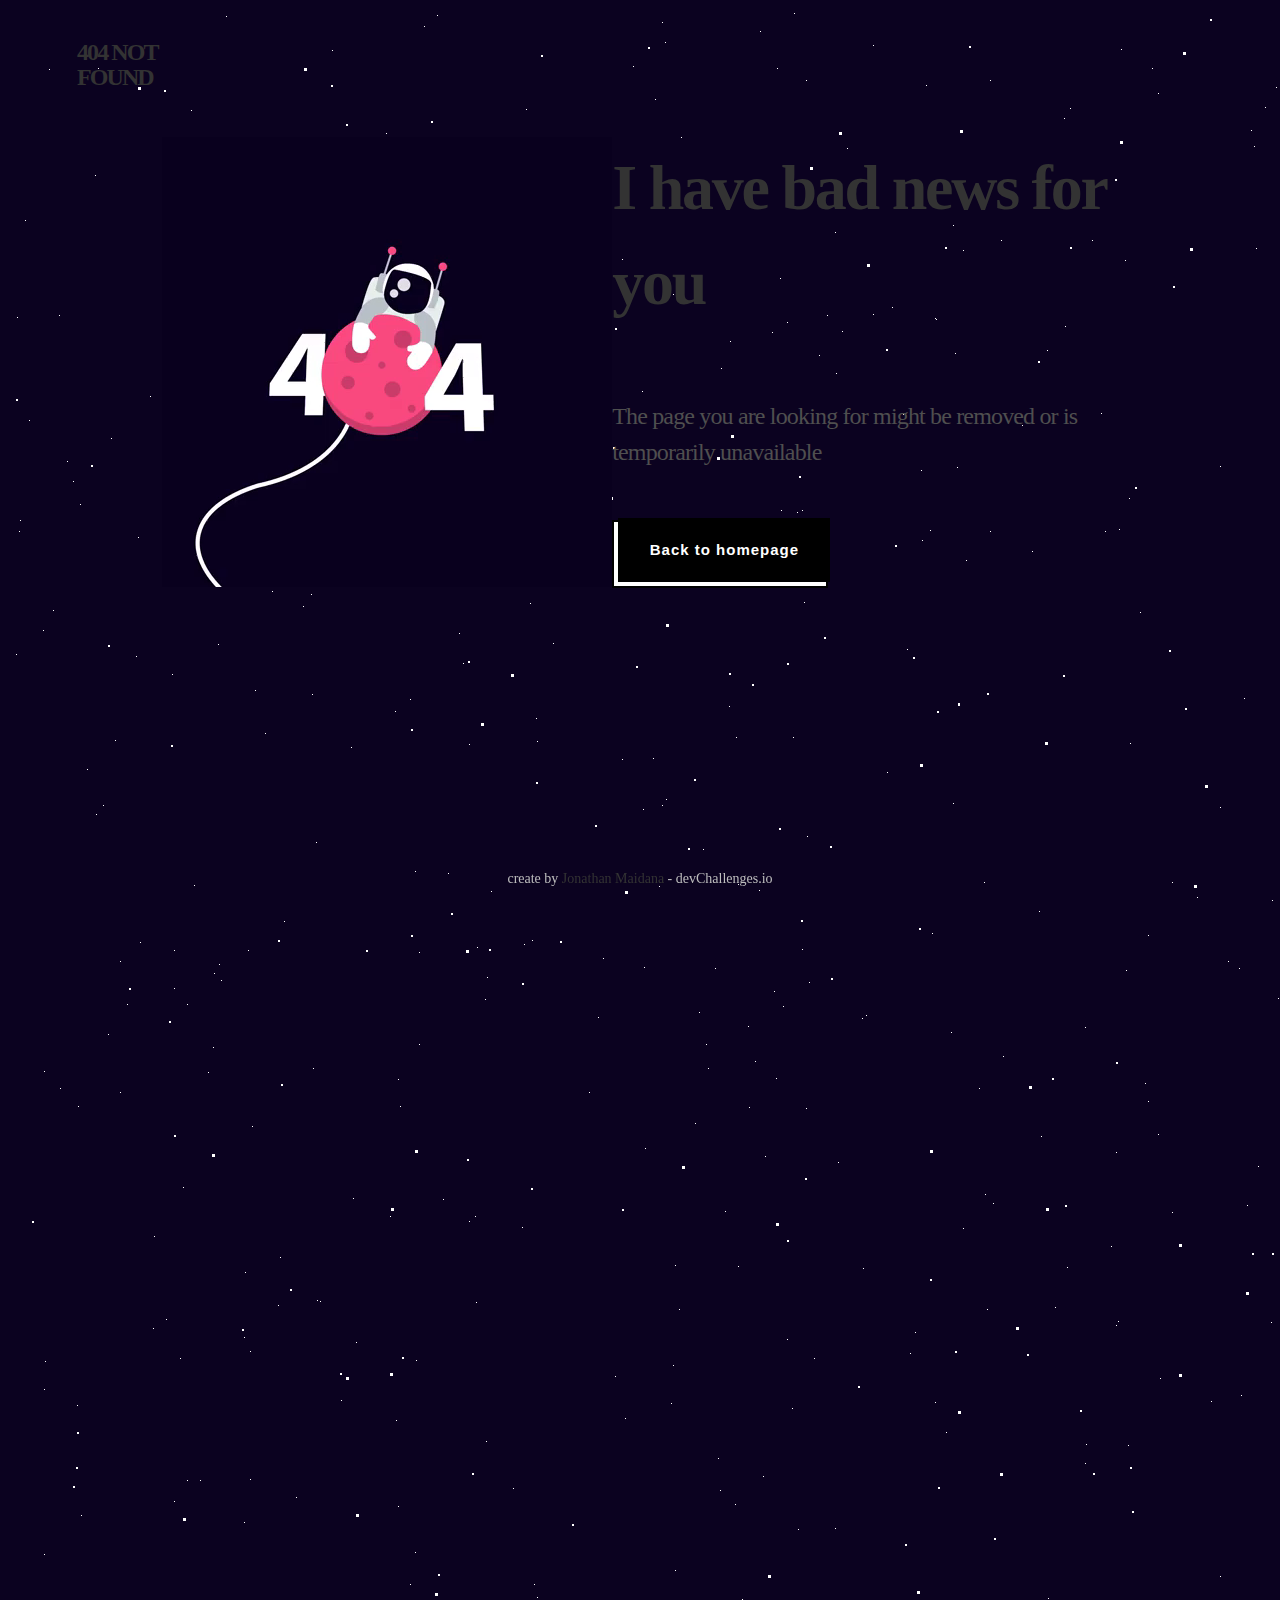
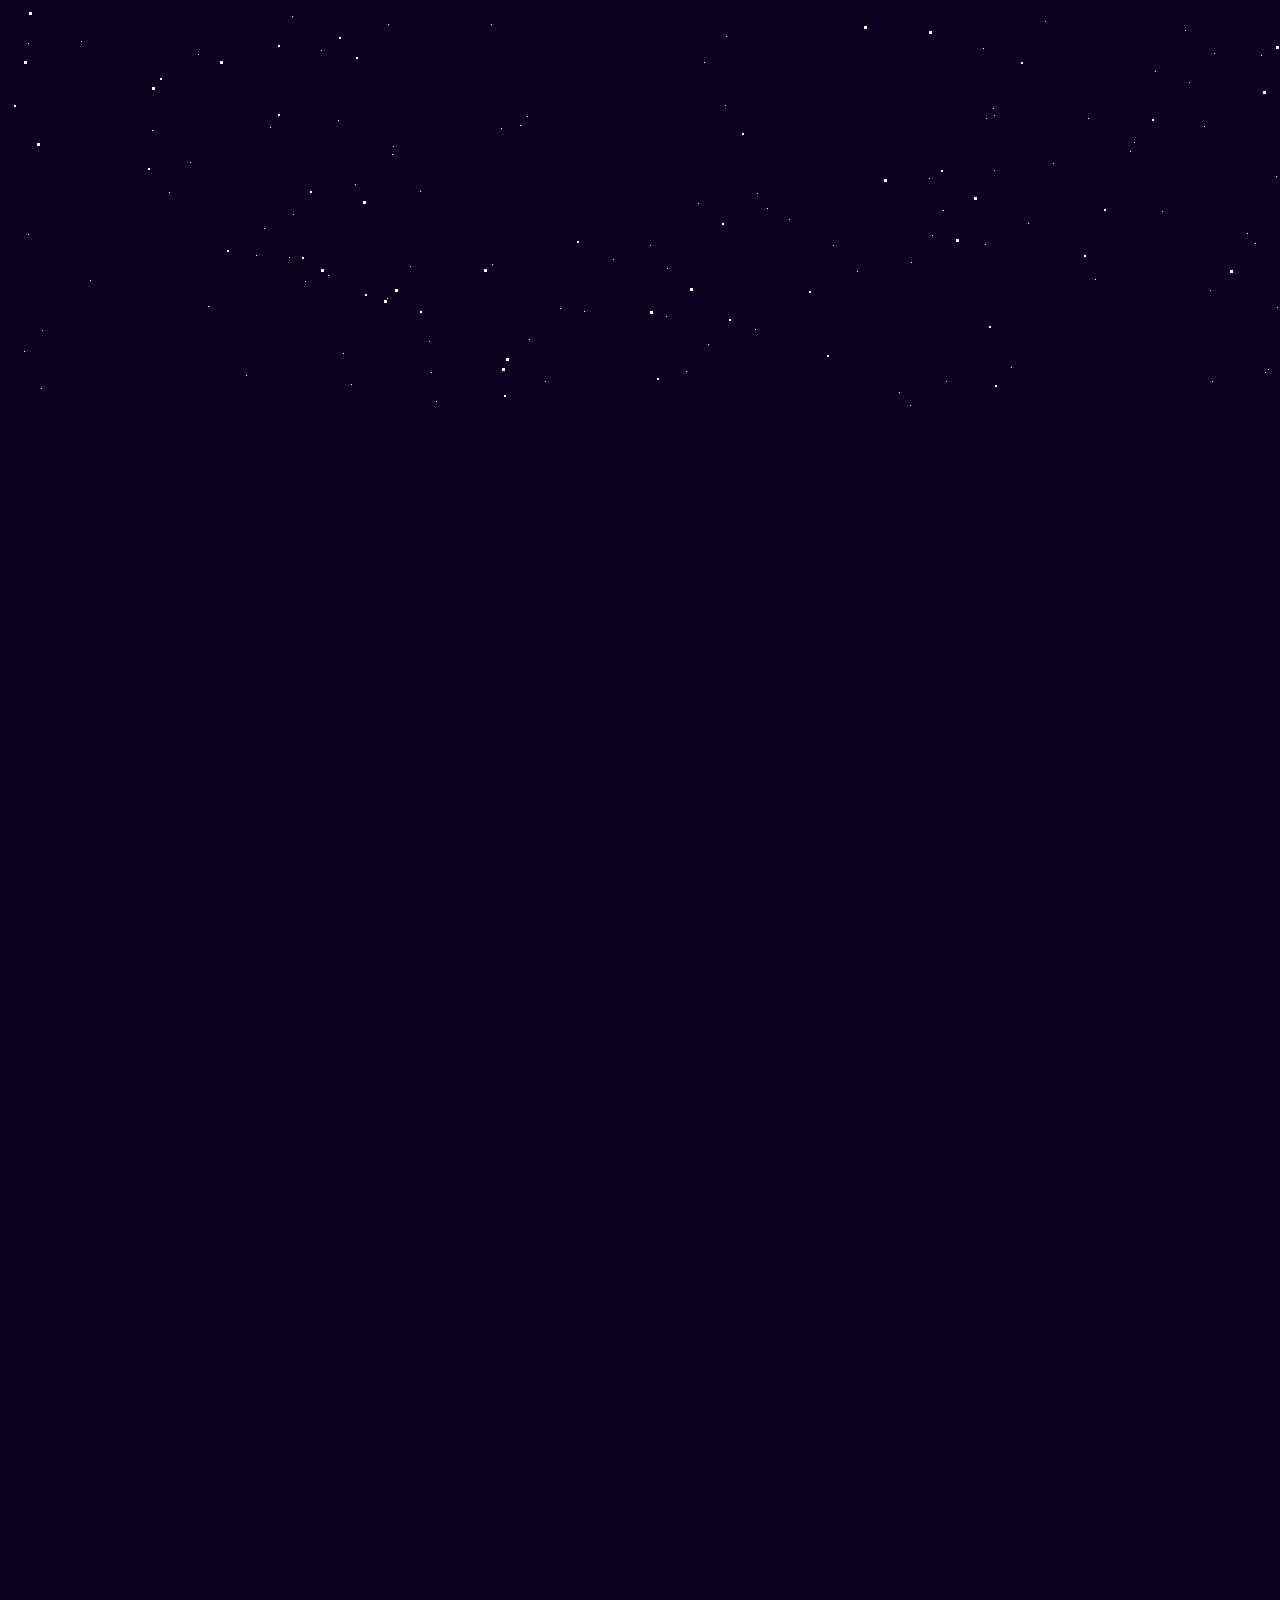
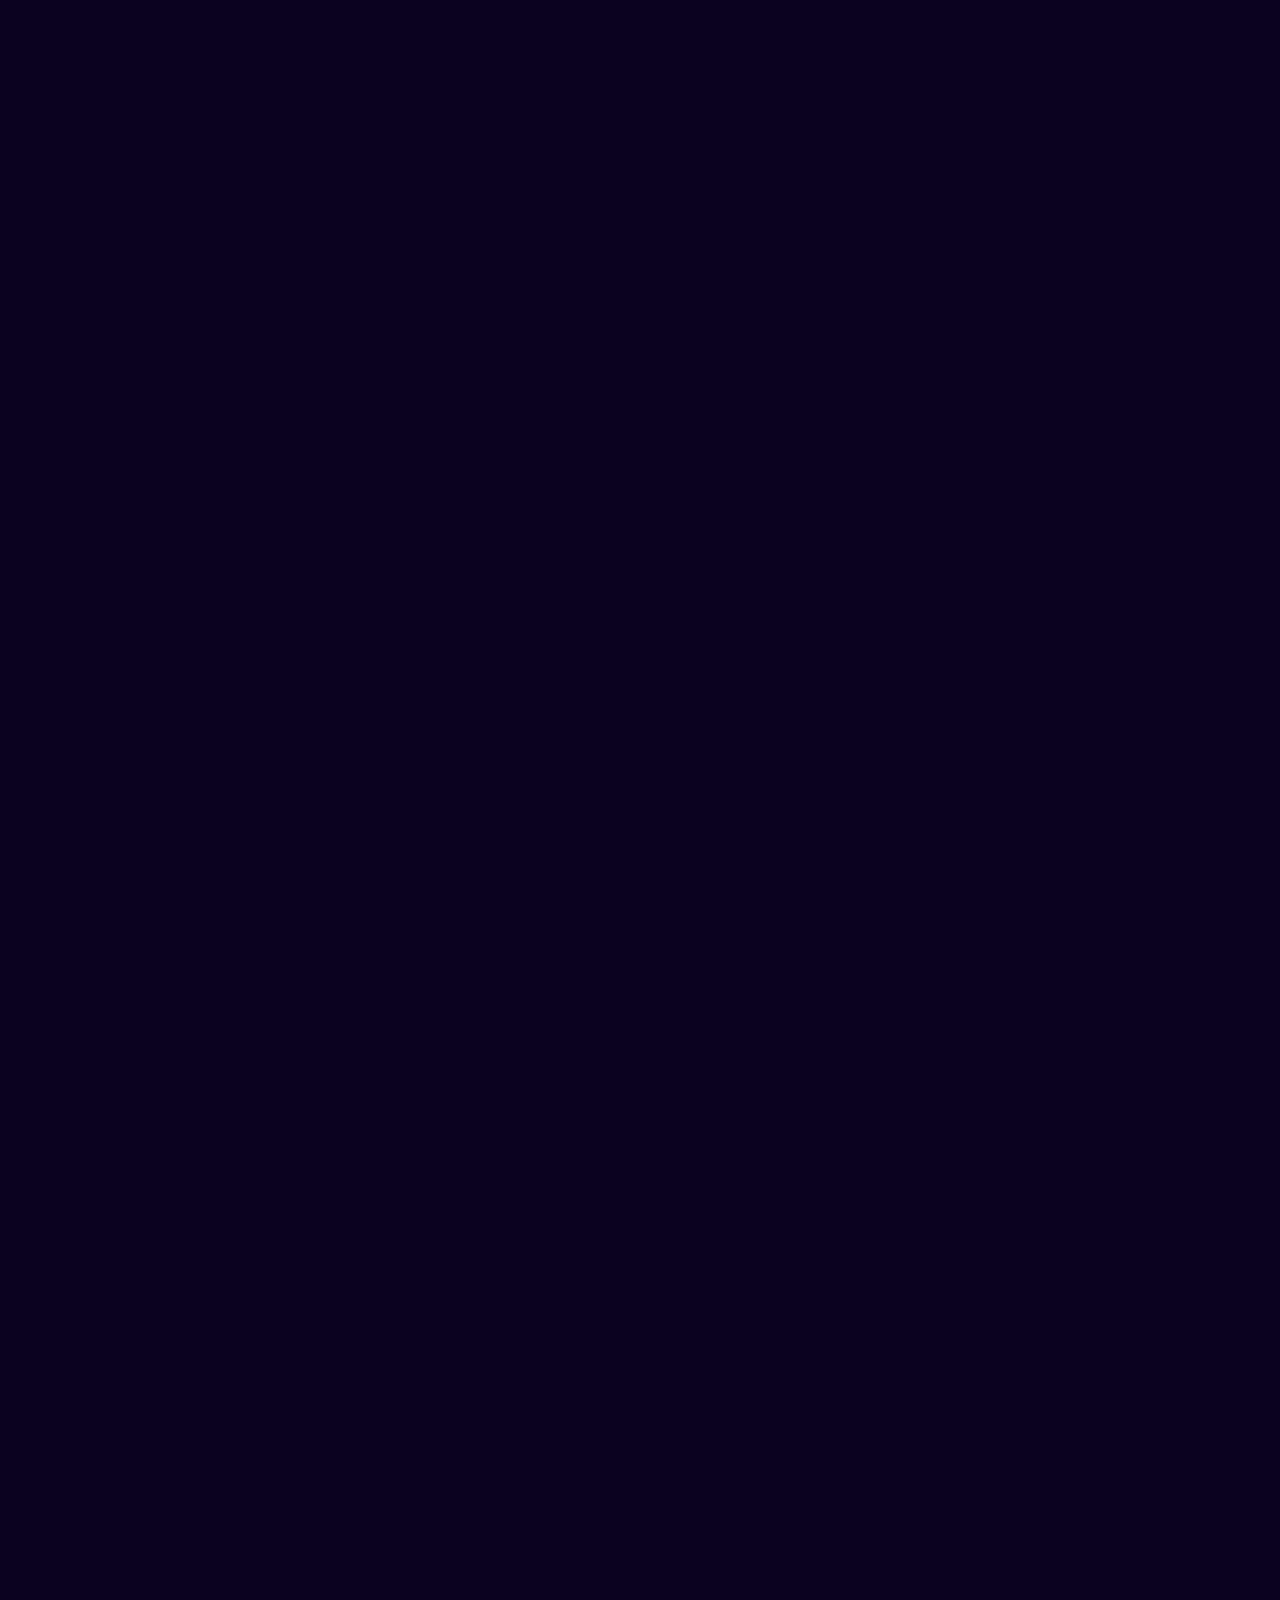
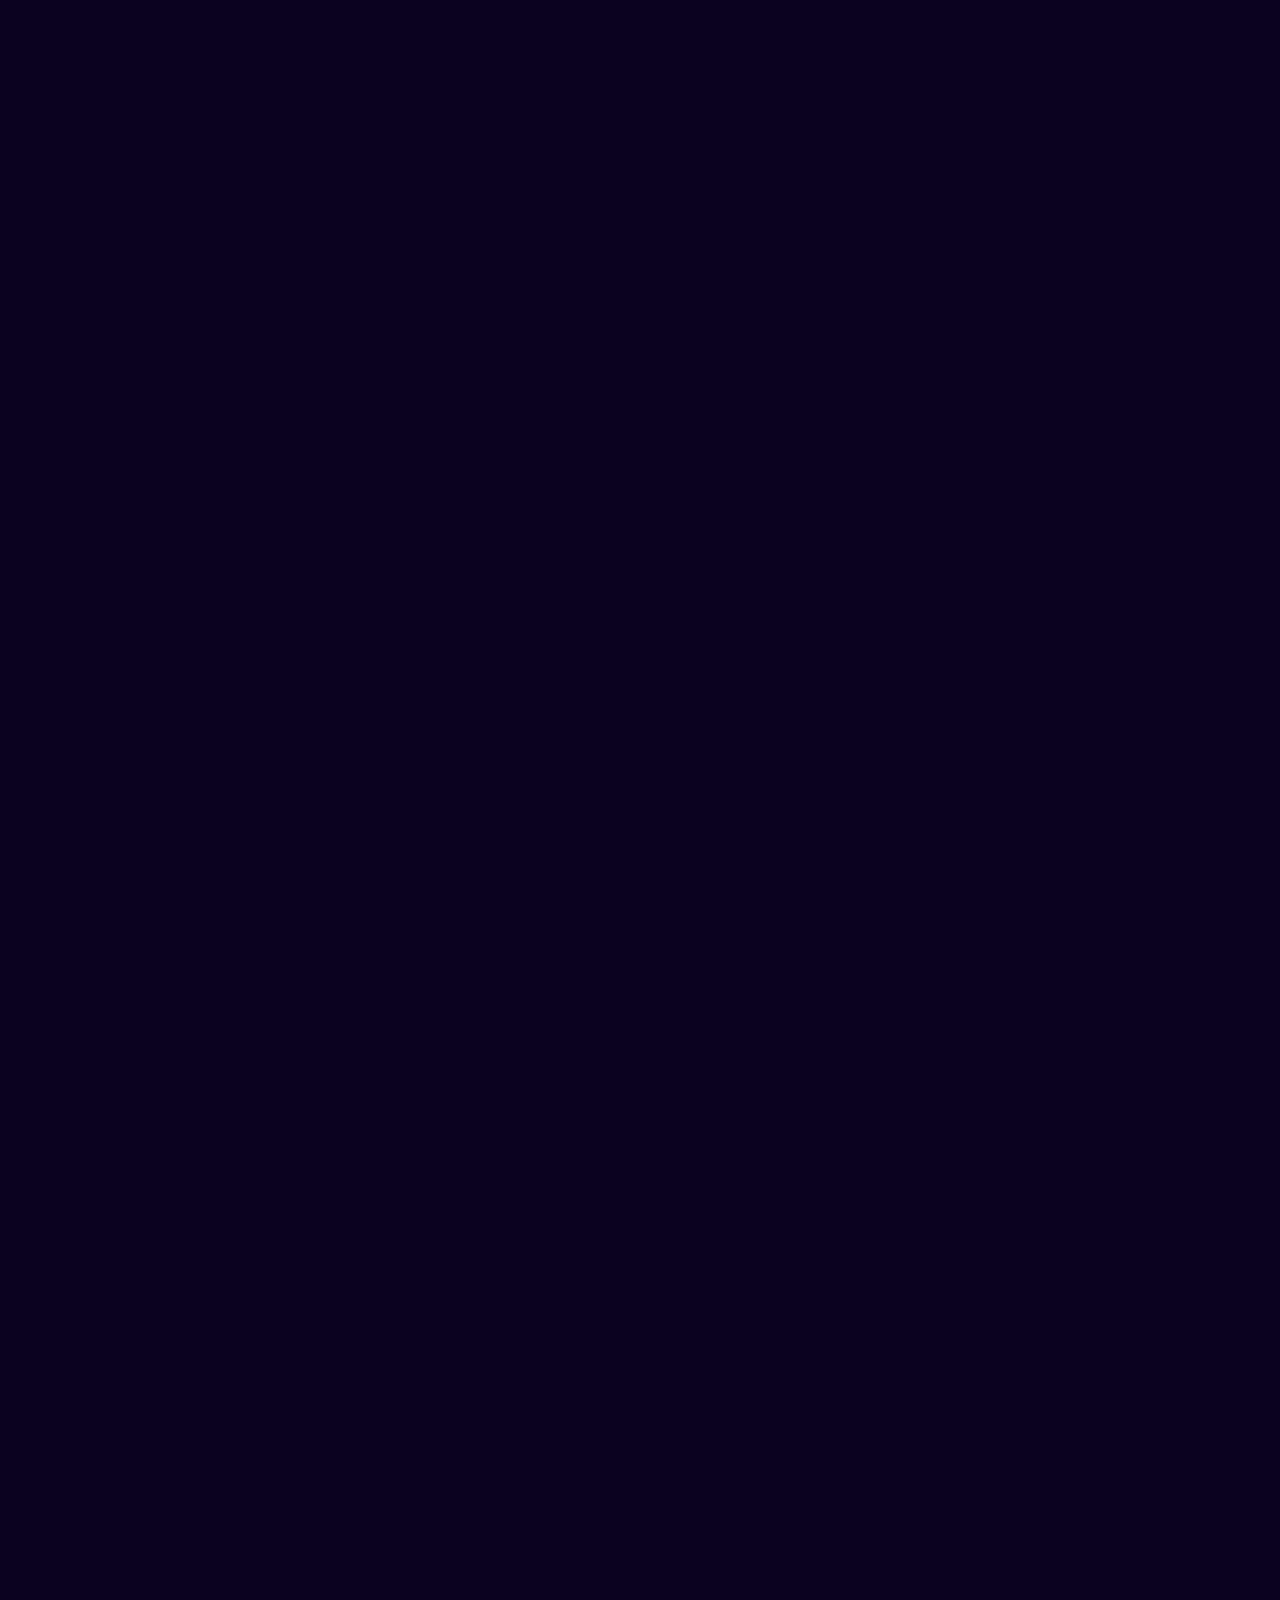
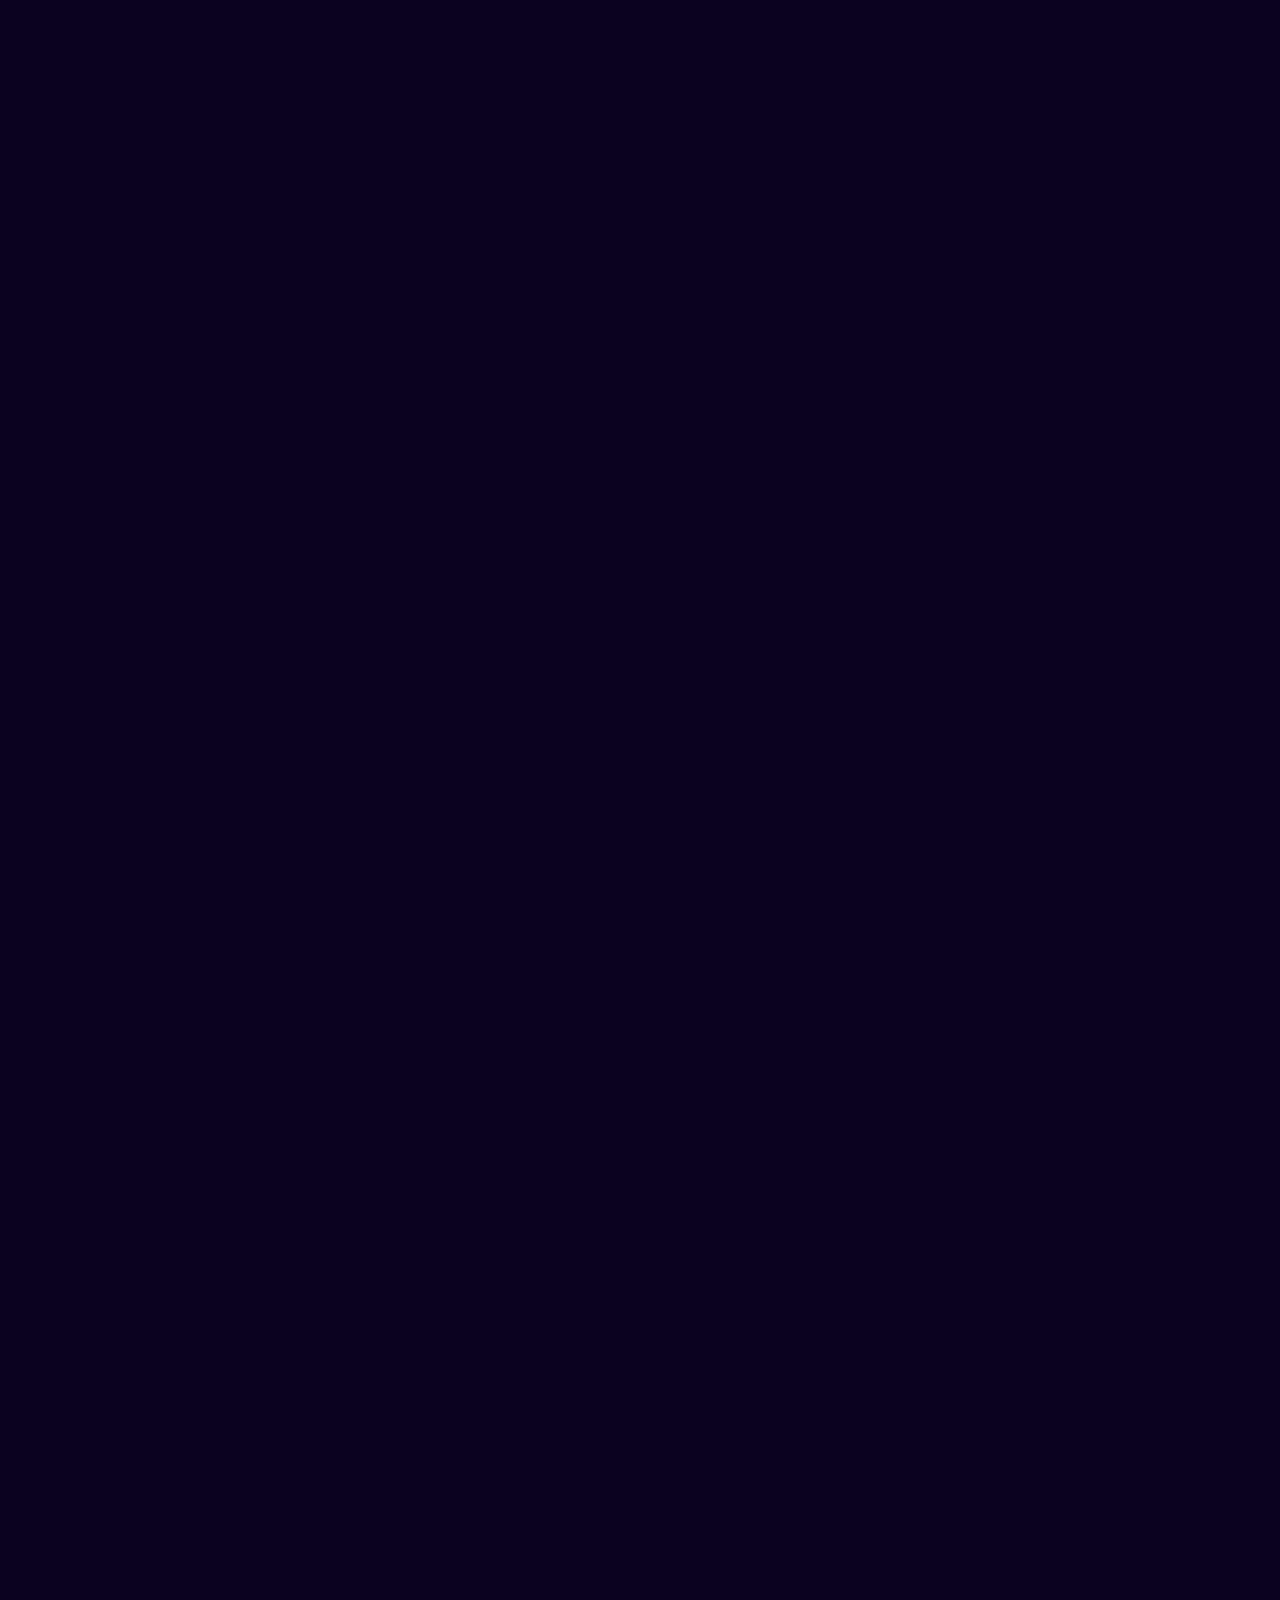
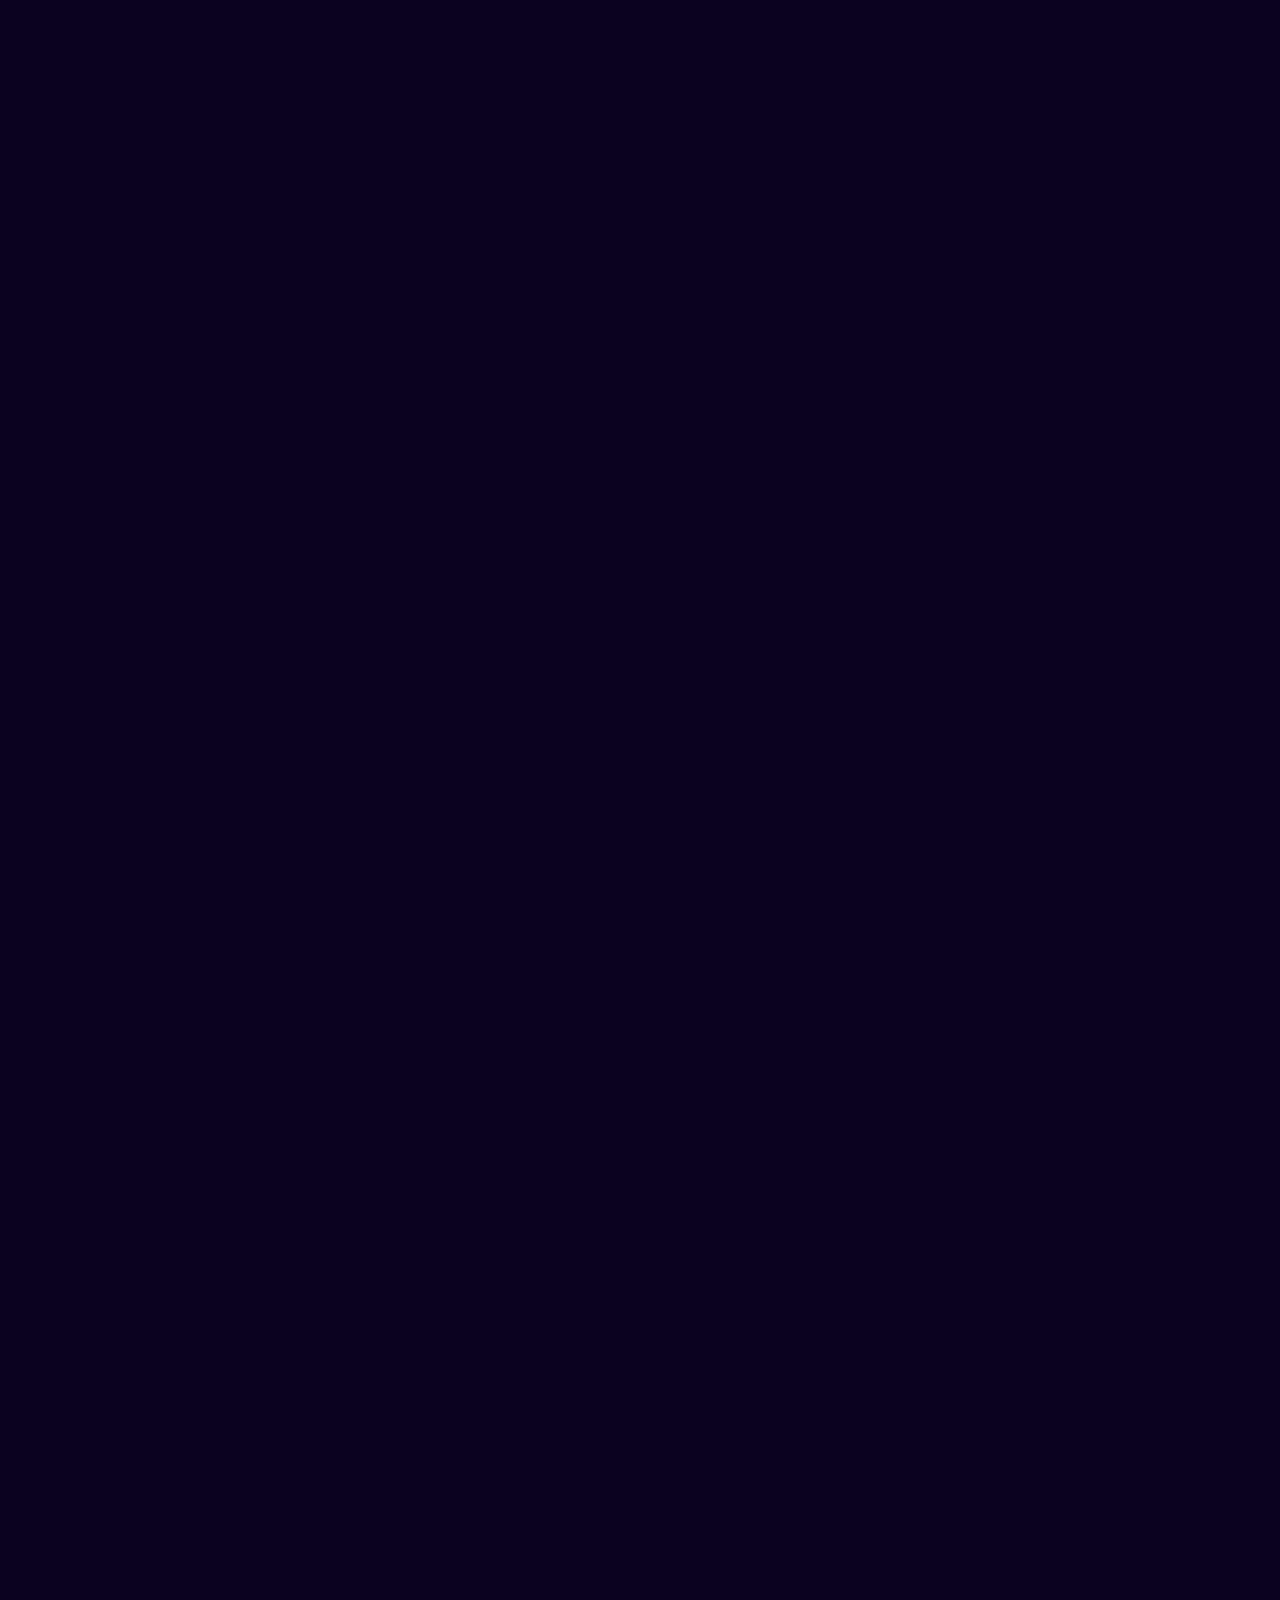
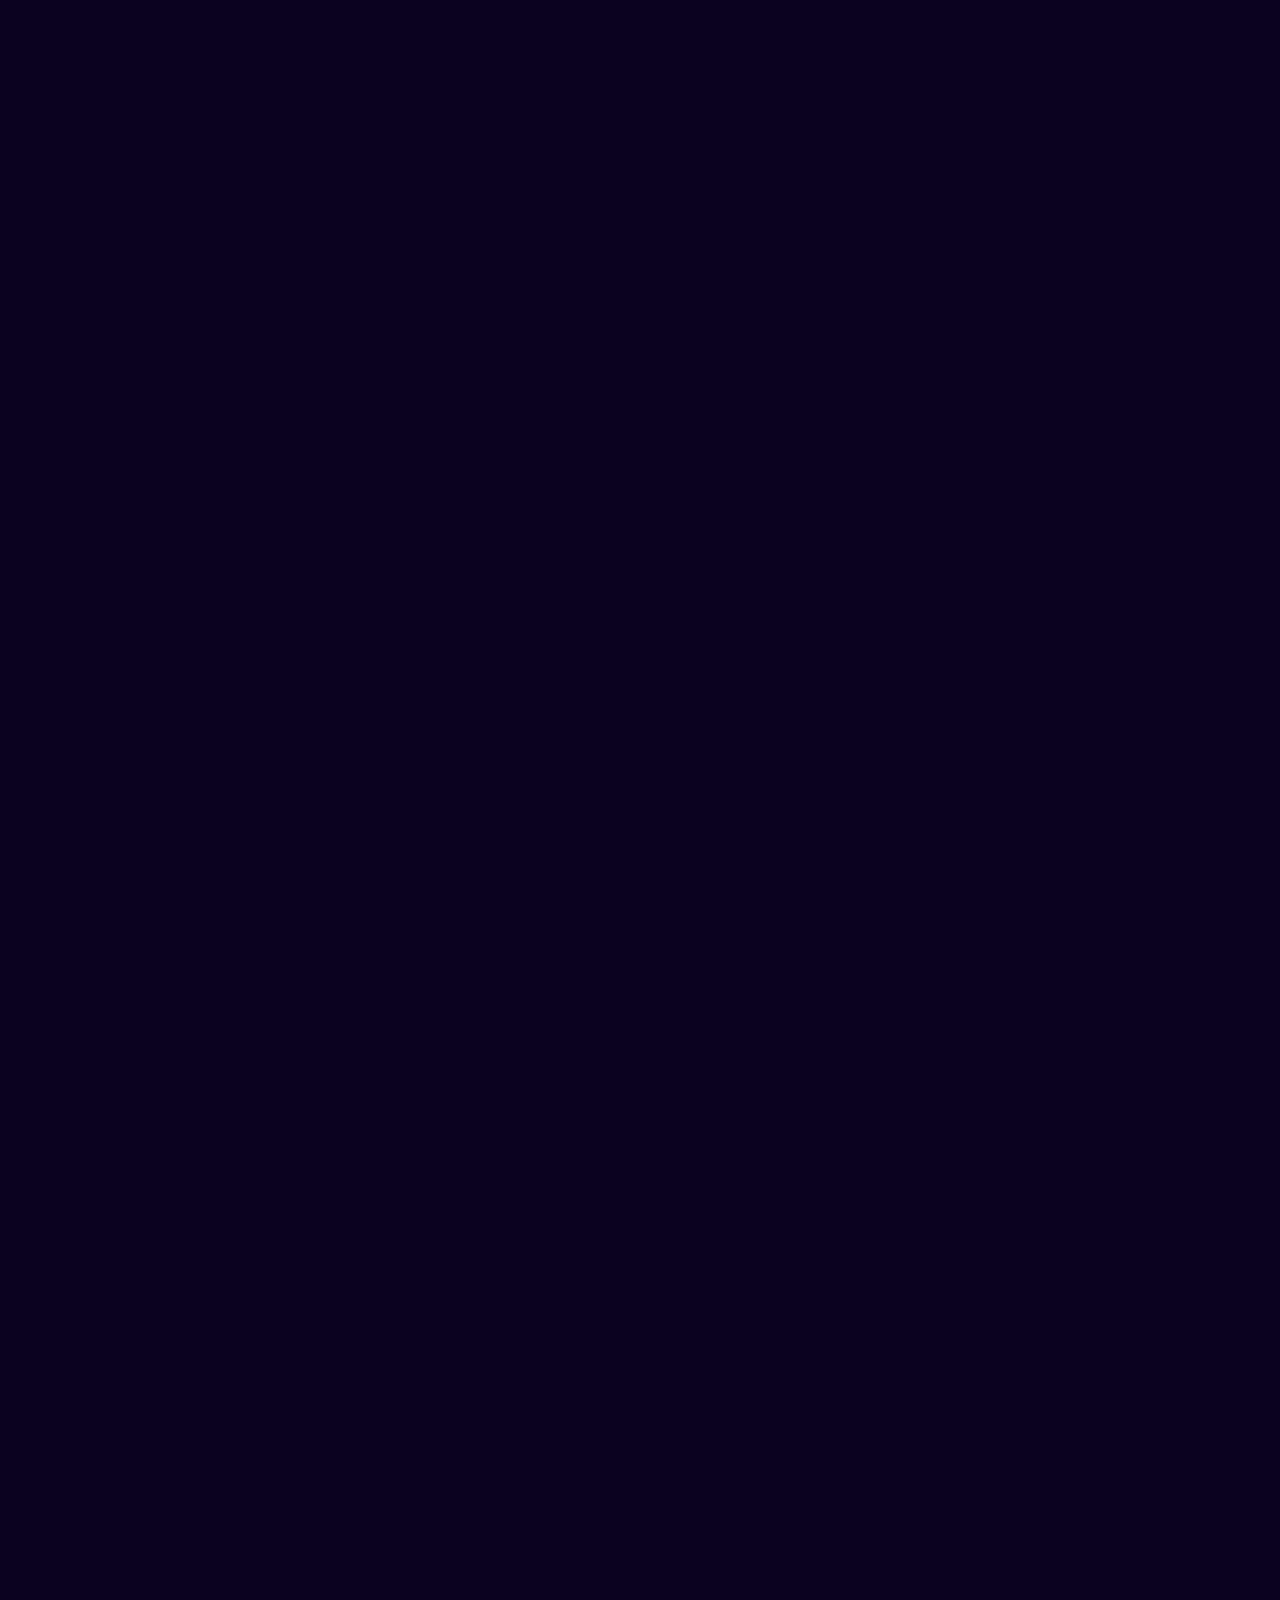
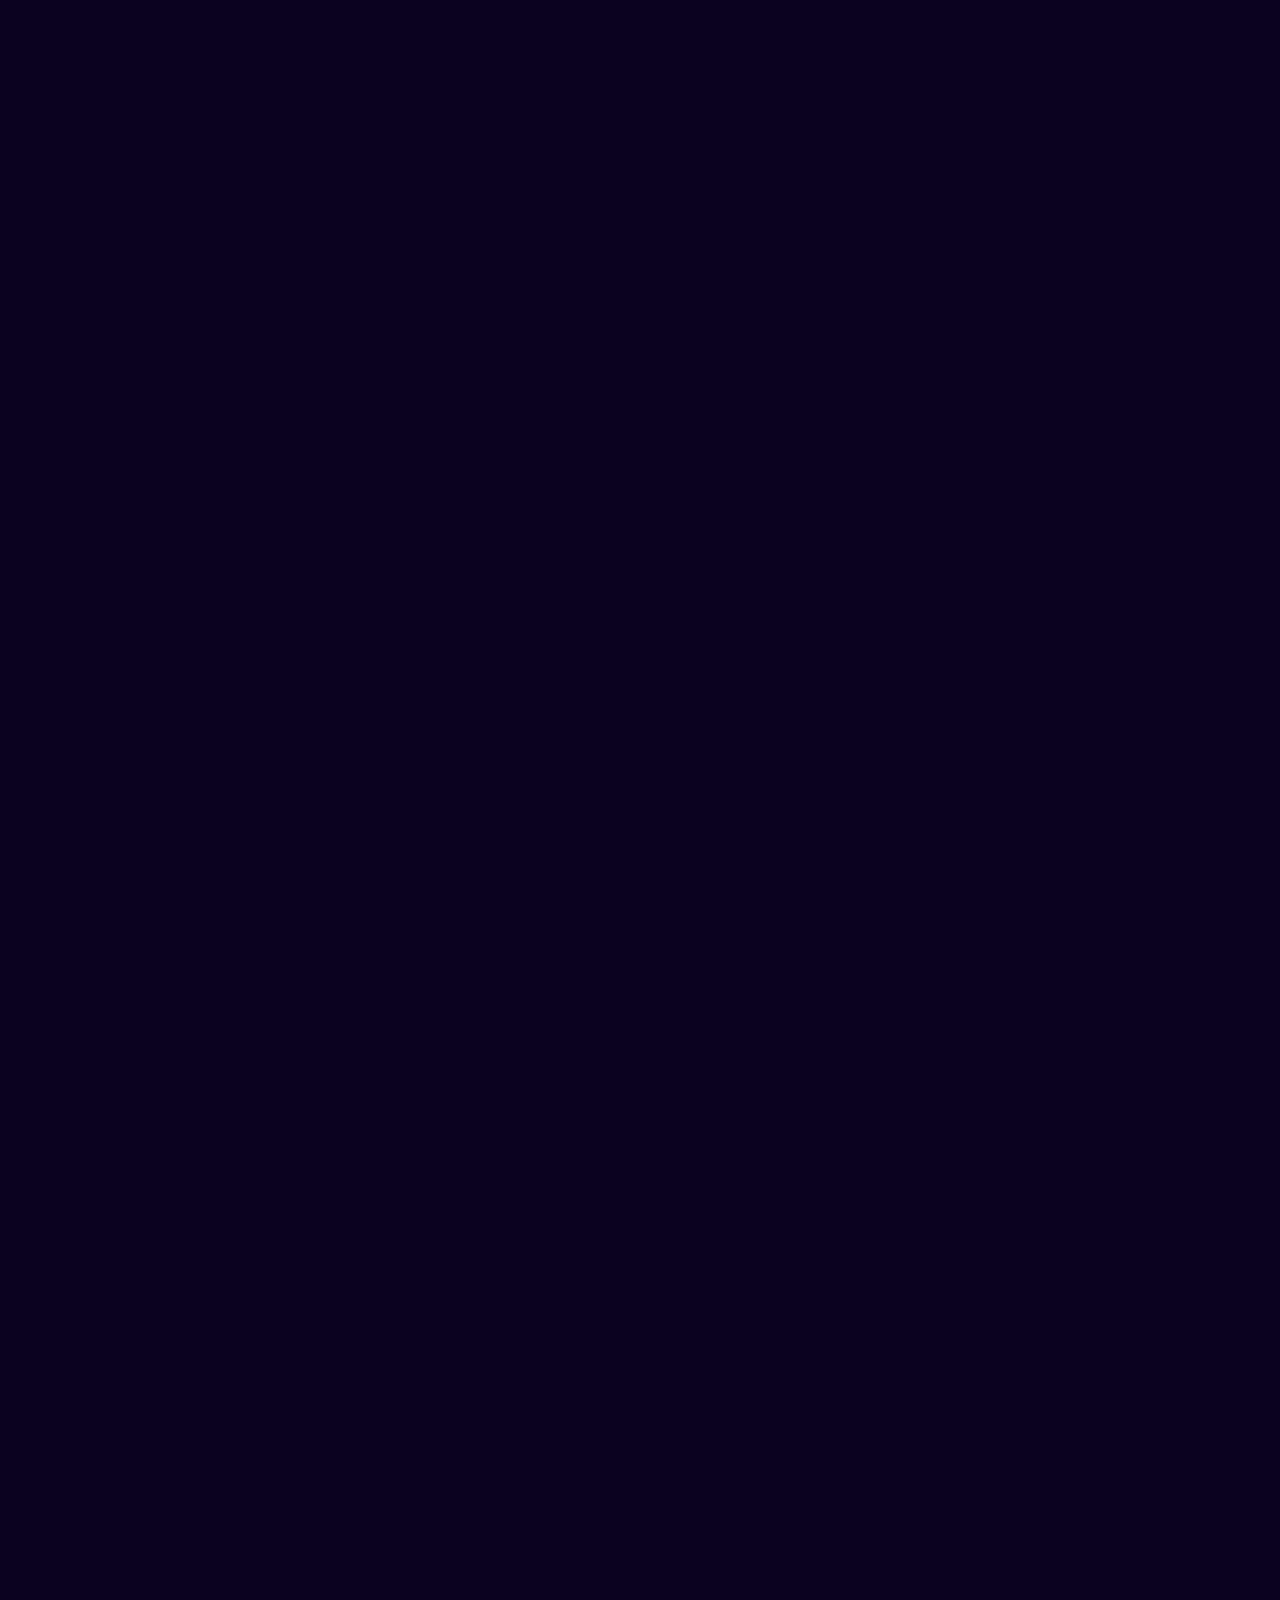
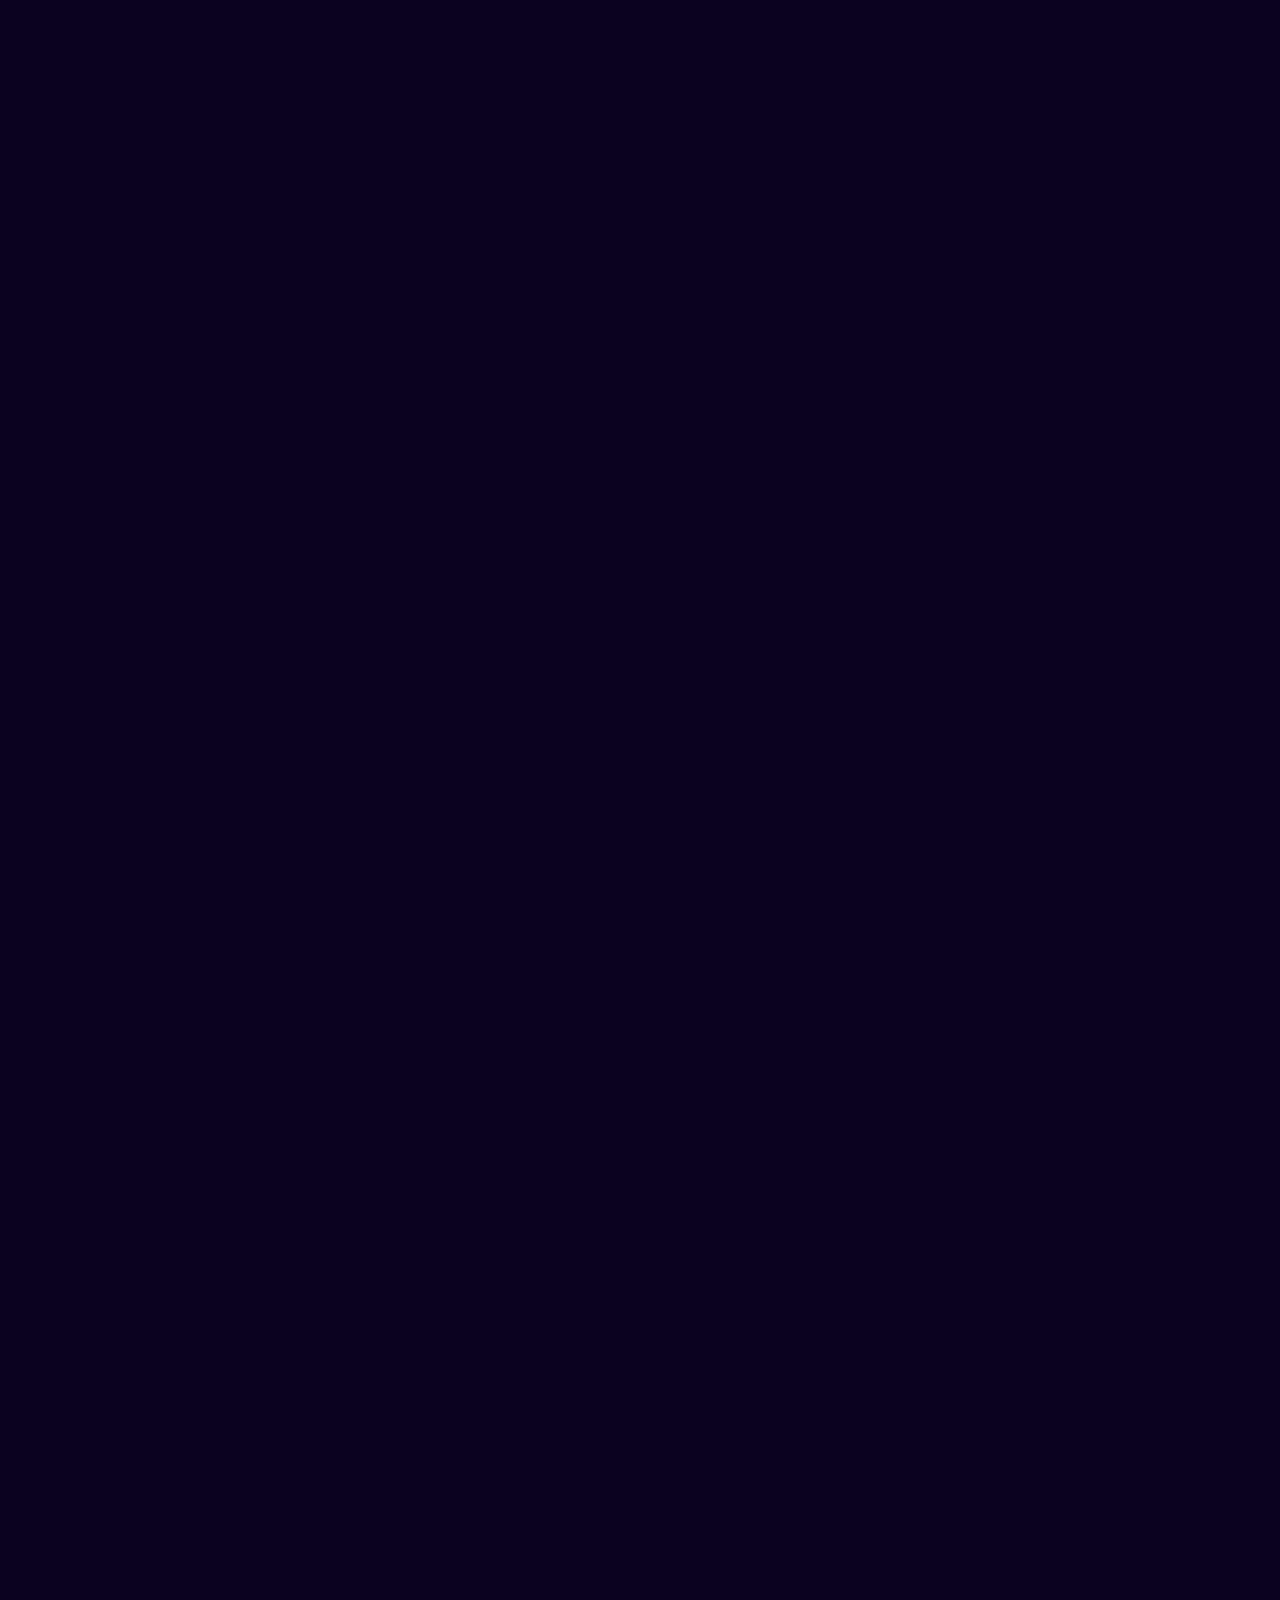
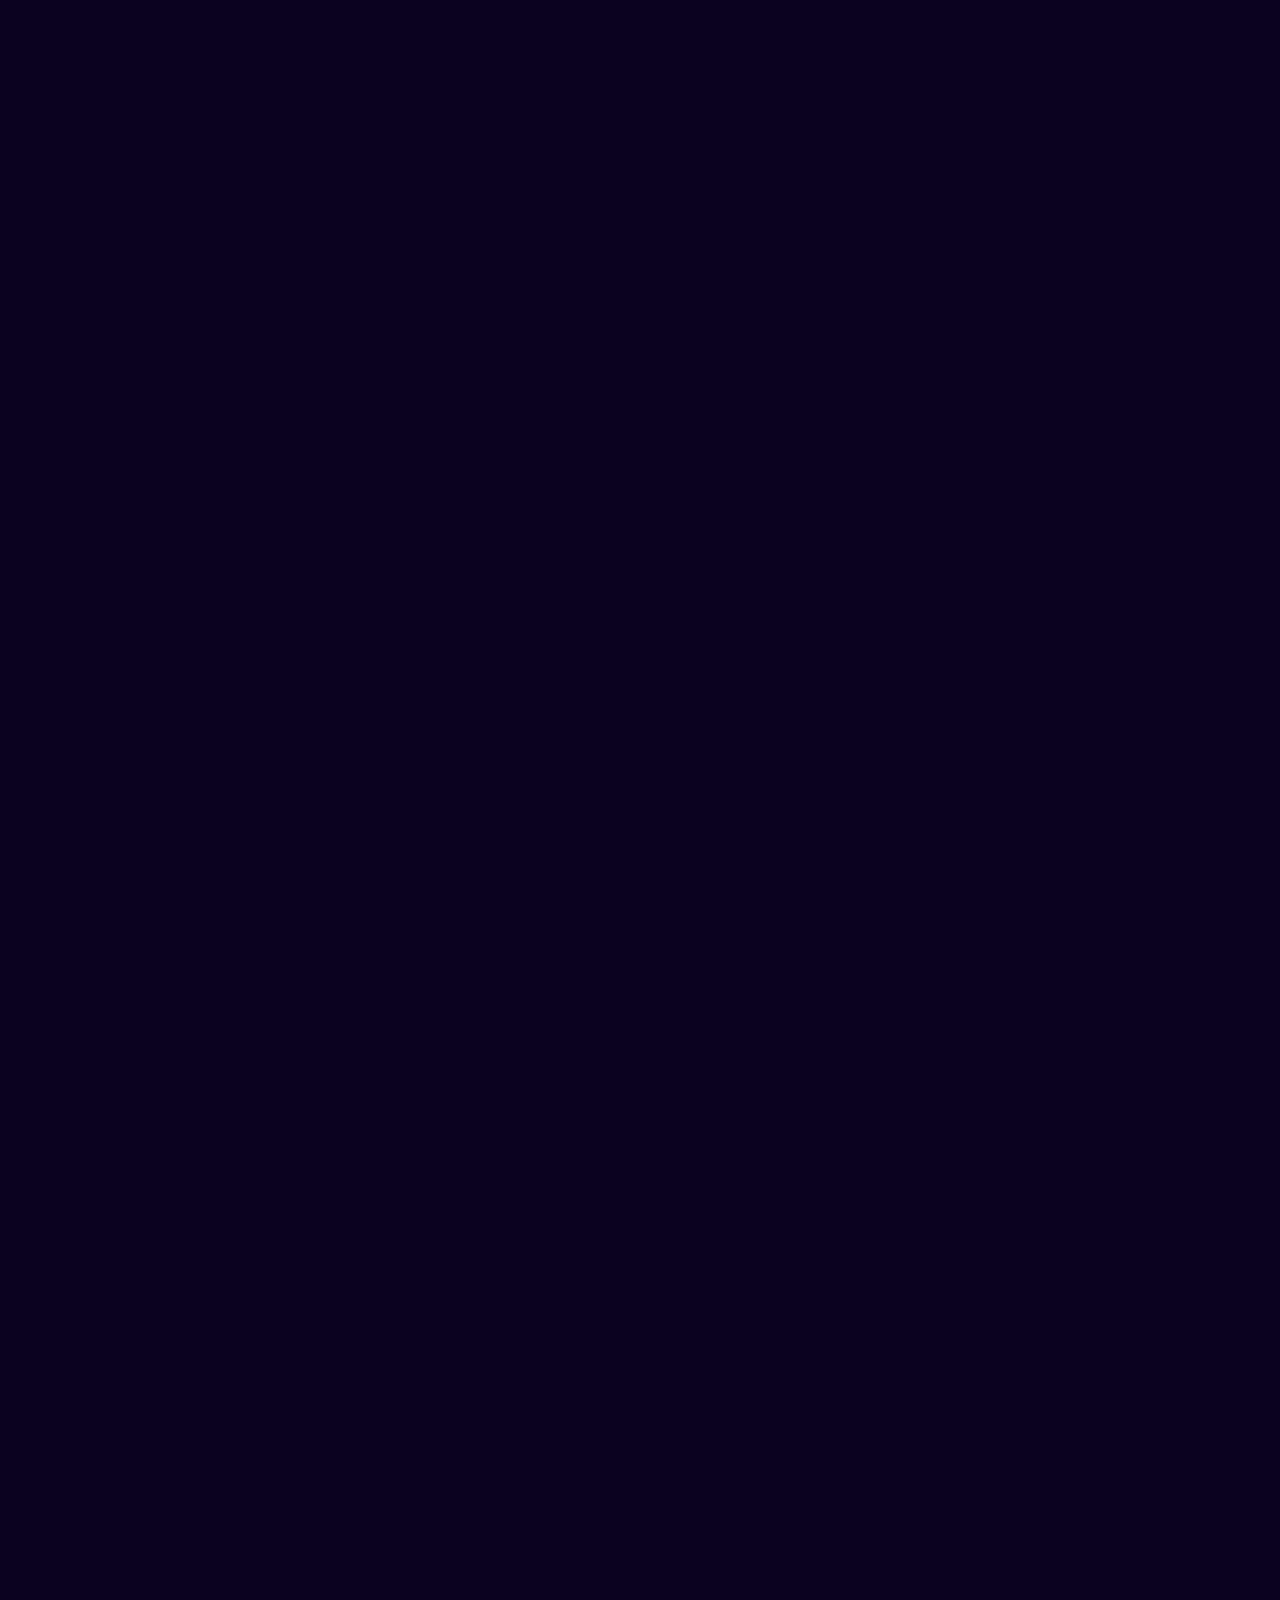
<file: index.html>
<!DOCTYPE html>
<html lang="en">
<head>
    <meta charset="UTF-8">
    <meta http-equiv="X-UA-Compatible" content="IE=edge">
    <meta name="viewport" content="width=device-width, initial-scale=1.0">
    <link rel="stylesheet" href="styles.css">
    <title>404 NOT FOUND</title>
</head>
<body>
    <span id="not-found">404 NOT FOUND</span>
    <section class="wrapper">
        <div id="stars"></div>
        <div id="stars2"></div>
        <div id="stars3"></div>
        <div id="container">
            <div class="animated-icon">
                <video src="./icon/404-error-page-3959260-3299959.mp4" autoplay loop></video>
            </div>
            <div id="title">
                <span class="title">I have bad news for you</span>
                <br>
                <span class="subtitle">The page you are looking for might be removed or is temporarily unavailable</span>
                <button>Back to homepage</button> 
            </div>   
        </div>
    </section>
    <footer>create by <a href="https://github.com/jonathanmaidana" target="_blank">Jonathan Maidana</a> - devChallenges.io</footer>
</body>
</html>
</file>
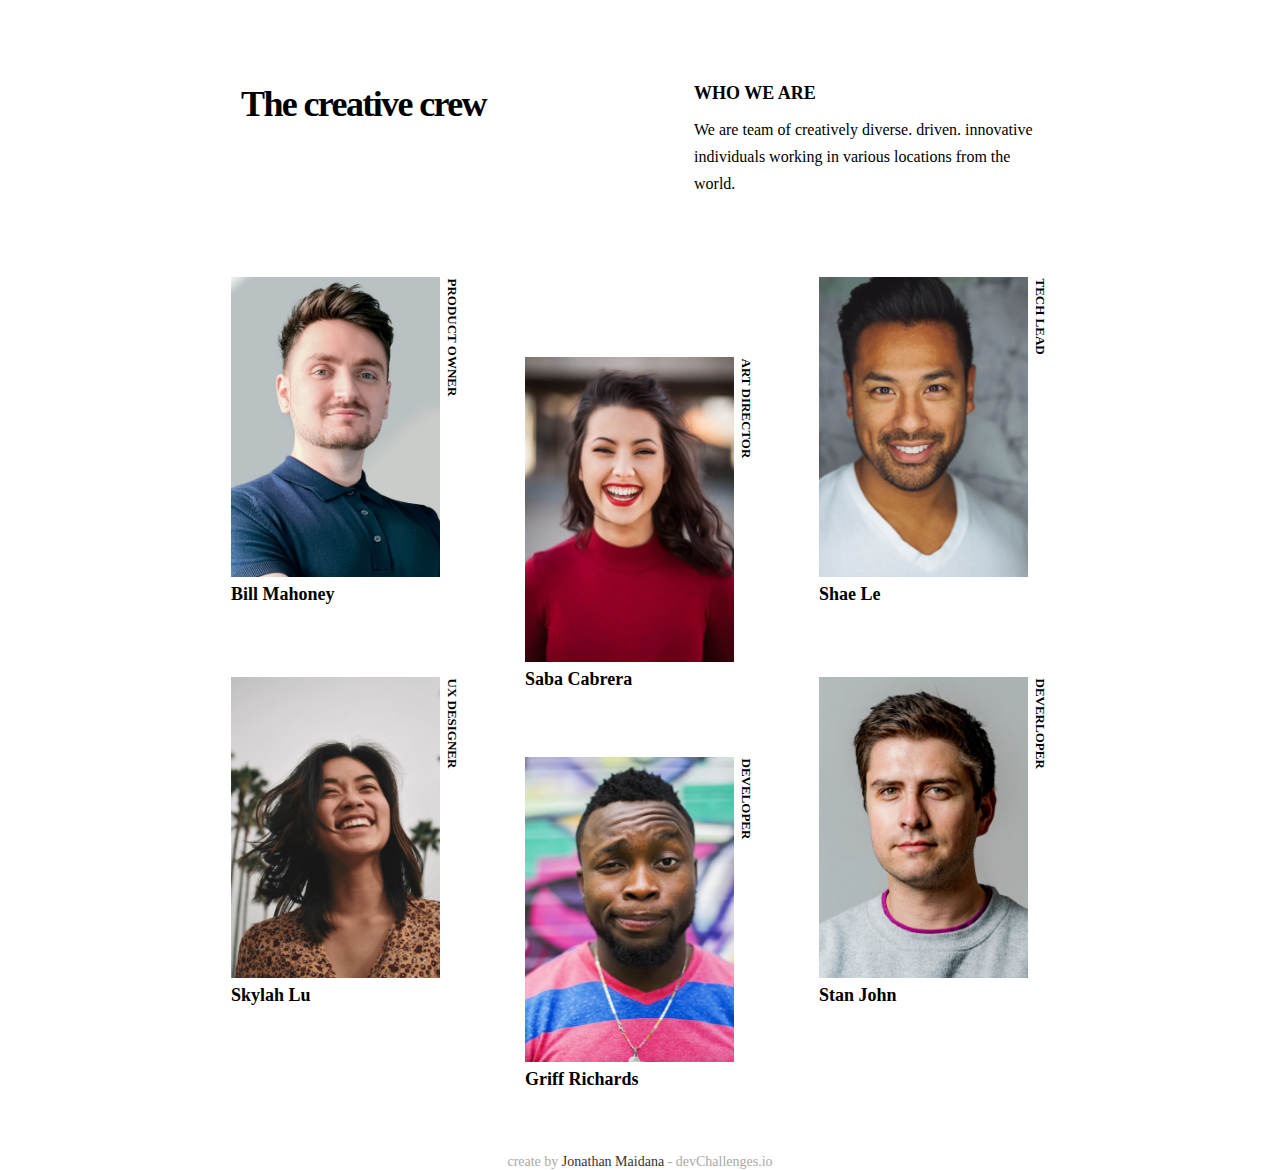
<file: MyTeamPage/index.html>
<!DOCTYPE html>
<html lang="en">
<head>
    <meta charset="UTF-8">
    <meta http-equiv="X-UA-Compatible" content="IE=edge">
    <meta name="viewport" content="width=device-width, initial-scale=1.0">
    <link rel="stylesheet" href="styles.css">
    <title>The creative crew</title>
</head>
<body>
    <div id="container">
        <div class="header">
            <h1 class="title">The creative crew</h1>
            <div class="header-subtitle">
                <h2 class="title-2">who we are</h2>
                <span class="subtitle">We are team of creatively diverse. driven. innovative individuals working in various locations from the world.</span>
            </div>
        </div>
        <section id="container-img">
            <div class="gallery-image">
                <img src="./img/photo1.png" class="image">
                <h1 class="name">Bill Mahoney</h1>
                <span class="span">Product owner</span>
            </div>
            <div class="gallery-image m1 m2">
                <img src="./img/photo2.png" class="image">
                <h1 class="name">Saba Cabrera</h1>
                <span class="span">Art director</span>
            </div>
            <div class="gallery-image">
                <img src="./img/photo3.png" class="image">
                <h1 class="name">Shae Le</h1>
                <span class="span">Tech Lead</span>
            </div>
            <div class="gallery-image m2">
                <img src="./img/photo4.png" class="image">
                <h1 class="name">Skylah Lu</h1>
                <span class="span">UX Designer</span>
            </div>
            <div class="gallery-image m1">
                <img src="./img/photo5.png" class="image">
                <h1 class="name">Griff Richards</h1>
                <span class="span">Developer</span>
            </div>
            <div class="gallery-image m2">
                <img src="./img/photo6.png" class="image">
                <h1 class="name">Stan John</h1>
                <span class="span">Deverloper</span>
            </div>
        </section>
    </div>
    <footer>create by <a href="https://github.com/jonathanmaidana" target="_blank">Jonathan Maidana</a> - devChallenges.io</footer>
</body>
</html>
</file>
<file: styles.css>
html{
    height: 100%;
    overflow-y: hidden;
    background: #09001efd;
}

#not-found{
    position: absolute;
    width: 133px;
    height: 25px;
    left: 77px;
    top: 40px;
    font-family: 'Inconsolata';
    font-style: normal;
    font-weight: 700;
    font-size: 24px;
    line-height: 25px;
    letter-spacing: -0.08em;
    text-transform: uppercase;
    color: #333333;
}

#container{
    display:flex;
    justify-content: center;
    align-items: center;
    height: 700px;
}

#title{
    display: flex;
    flex-direction: column;
    font-family: 'Space Mono';
    width: 40%;
}

.title{
    font-style: normal;
    font-weight: 700;
    font-size: 64px;
    line-height: 95px;
    letter-spacing: -0.035em;
    color: #333333;
}

.subtitle{
    font-style: normal;
    font-weight: 400;
    font-size: 24px;
    line-height: 36px;
    letter-spacing: -0.035em;
    color: #4F4F4F;
    margin: 50px 0 50px 0;
}

button {
    padding: 10px;
    font-size: 15px;
    outline: none;
    border: 2px solid black;
    background-color: white;
    color: white;
    position: relative;
    letter-spacing: 1px;
    width: 216px;
    height: 68px;
}

button::before {
    content: 'Back to homepage';
    /*Button's value/text-content */
    position: absolute;
    top: -7%;
    left: 2%;
    background-color: black;
    width: 100%;
    height: 100%;
    color: white;
    display: flex;
    align-items: center;
    justify-content: center;
    transition: 0.15s ease-in-out;
    font-weight: bold;
}

button:hover::before {
    top: 0;
    left: 0;
}



#stars{
    width: 1px;
    height: 1px;
    background: transparent;
    animation: animStar 50s linear infinite;
    box-shadow: 779px 1331px #fff, 324px 42px #fff, 303px 586px #fff,
    1312px 276px #fff, 451px 625px #fff, 521px 1931px #fff, 1087px 1871px #fff,
    36px 1546px #fff, 132px 934px #fff, 1698px 901px #fff, 1418px 664px #fff,
    1448px 1157px #fff, 1084px 232px #fff, 347px 1776px #fff, 1722px 243px #fff,
    1629px 835px #fff, 479px 969px #fff, 1231px 960px #fff, 586px 384px #fff,
    164px 527px #fff, 8px 646px #fff, 1150px 1126px #fff, 665px 1357px #fff,
    1556px 1982px #fff, 1260px 1961px #fff, 1675px 1741px #fff,
    1843px 1514px #fff, 718px 1628px #fff, 242px 1343px #fff, 1497px 1880px #fff,
    1364px 230px #fff, 1739px 1302px #fff, 636px 959px #fff, 304px 686px #fff,
    614px 751px #fff, 1935px 816px #fff, 1428px 60px #fff, 355px 335px #fff,
    1594px 158px #fff, 90px 60px #fff, 1553px 162px #fff, 1239px 1825px #fff,
    1945px 587px #fff, 749px 1785px #fff, 1987px 1172px #fff, 1301px 1237px #fff,
    1039px 342px #fff, 1585px 1481px #fff, 995px 1048px #fff, 524px 932px #fff,
    214px 413px #fff, 1701px 1300px #fff, 1037px 1613px #fff, 1871px 996px #fff,
    1360px 1635px #fff, 1110px 1313px #fff, 412px 1783px #fff, 1949px 177px #fff,
    903px 1854px #fff, 700px 1936px #fff, 378px 125px #fff, 308px 834px #fff,
    1118px 962px #fff, 1350px 1929px #fff, 781px 1811px #fff, 561px 137px #fff,
    757px 1148px #fff, 1670px 1979px #fff, 343px 739px #fff, 945px 795px #fff,
    576px 1903px #fff, 1078px 1436px #fff, 1583px 450px #fff, 1366px 474px #fff,
    297px 1873px #fff, 192px 162px #fff, 1624px 1633px #fff, 59px 453px #fff,
    82px 1872px #fff, 1933px 498px #fff, 1966px 1974px #fff, 1975px 1688px #fff,
    779px 314px #fff, 1858px 1543px #fff, 73px 1507px #fff, 1693px 975px #fff,
    1683px 108px #fff, 1768px 1654px #fff, 654px 14px #fff, 494px 171px #fff,
    1689px 1895px #fff, 1660px 263px #fff, 1031px 903px #fff, 1203px 1393px #fff,
    1333px 1421px #fff, 1113px 41px #fff, 1206px 1645px #fff, 1325px 1635px #fff,
    142px 388px #fff, 572px 215px #fff, 1535px 296px #fff, 1419px 407px #fff,
    1379px 1003px #fff, 329px 469px #fff, 1791px 1652px #fff, 935px 1802px #fff,
    1330px 1820px #fff, 421px 1933px #fff, 828px 365px #fff, 275px 316px #fff,
    707px 960px #fff, 1605px 1554px #fff, 625px 58px #fff, 717px 1697px #fff,
    1669px 246px #fff, 1925px 322px #fff, 1154px 1803px #fff, 1929px 295px #fff,
    1248px 240px #fff, 1045px 1755px #fff, 166px 942px #fff, 1888px 1773px #fff,
    678px 1963px #fff, 1370px 569px #fff, 1974px 1400px #fff, 1786px 460px #fff,
    51px 307px #fff, 784px 1400px #fff, 730px 1258px #fff, 1712px 393px #fff,
    416px 170px #fff, 1797px 1932px #fff, 572px 219px #fff, 1557px 1856px #fff,
    218px 8px #fff, 348px 1334px #fff, 469px 413px #fff, 385px 1738px #fff,
    1357px 1818px #fff, 240px 942px #fff, 248px 1847px #fff, 1535px 806px #fff,
    236px 1514px #fff, 1429px 1556px #fff, 73px 1633px #fff, 1398px 1121px #fff,
    671px 1301px #fff, 1404px 1663px #fff, 740px 1018px #fff, 1600px 377px #fff,
    785px 514px #fff, 112px 1084px #fff, 1915px 1887px #fff, 1463px 1848px #fff,
    687px 1115px #fff, 1268px 1768px #fff, 1729px 1425px #fff,
    1284px 1022px #fff, 801px 974px #fff, 1975px 1317px #fff, 1354px 834px #fff,
    1446px 1484px #fff, 1283px 1786px #fff, 11px 523px #fff, 1842px 236px #fff,
    1355px 654px #fff, 429px 7px #fff, 1033px 1128px #fff, 157px 297px #fff,
    545px 635px #fff, 52px 1080px #fff, 827px 1520px #fff, 1121px 490px #fff,
    9px 309px #fff, 1744px 1586px #fff, 1014px 417px #fff, 1534px 524px #fff,
    958px 552px #fff, 1403px 1496px #fff, 387px 703px #fff, 1522px 548px #fff,
    1355px 282px #fff, 1532px 601px #fff, 1838px 790px #fff, 290px 259px #fff,
    295px 598px #fff, 1601px 539px #fff, 1561px 1272px #fff, 34px 1922px #fff,
    1024px 543px #fff, 467px 369px #fff, 722px 333px #fff, 1976px 1255px #fff,
    766px 983px #fff, 1582px 1285px #fff, 12px 512px #fff, 617px 1410px #fff,
    682px 577px #fff, 1334px 1438px #fff, 439px 327px #fff, 1617px 1661px #fff,
    673px 129px #fff, 794px 941px #fff, 1386px 1902px #fff, 37px 1353px #fff,
    1467px 1353px #fff, 416px 18px #fff, 187px 344px #fff, 200px 1898px #fff,
    1491px 1619px #fff, 811px 347px #fff, 924px 1827px #fff, 945px 217px #fff,
    1735px 1228px #fff, 379px 1890px #fff, 79px 761px #fff, 825px 1837px #fff,
    1980px 1558px #fff, 1308px 1573px #fff, 1488px 1726px #fff,
    382px 1208px #fff, 522px 595px #fff, 1277px 1898px #fff, 354px 552px #fff,
    161px 1784px #fff, 614px 251px #fff, 526px 1576px #fff, 17px 212px #fff,
    179px 996px #fff, 467px 1208px #fff, 1944px 1838px #fff, 1140px 1093px #fff,
    858px 1007px #fff, 200px 1064px #fff, 423px 1964px #fff, 1945px 439px #fff,
    1377px 689px #fff, 1120px 1437px #fff, 1876px 668px #fff, 907px 1324px #fff,
    343px 1976px #fff, 1816px 1501px #fff, 1849px 177px #fff, 647px 91px #fff,
    1984px 1012px #fff, 1336px 1300px #fff, 128px 648px #fff, 305px 1060px #fff,
    1324px 826px #fff, 1263px 1314px #fff, 1801px 629px #fff, 1614px 1555px #fff,
    1634px 90px #fff, 1603px 452px #fff, 891px 1984px #fff, 1556px 1906px #fff,
    121px 68px #fff, 1676px 1714px #fff, 516px 936px #fff, 1947px 1492px #fff,
    1455px 1519px #fff, 45px 602px #fff, 205px 1039px #fff, 793px 172px #fff,
    1562px 1739px #fff, 1056px 110px #fff, 1512px 379px #fff, 1795px 1621px #fff,
    1848px 607px #fff, 262px 1719px #fff, 477px 991px #fff, 483px 883px #fff,
    1239px 1197px #fff, 1496px 647px #fff, 1649px 25px #fff, 1491px 1946px #fff,
    119px 996px #fff, 179px 1472px #fff, 1341px 808px #fff, 1565px 1700px #fff,
    407px 1544px #fff, 1754px 357px #fff, 1288px 981px #fff, 902px 1997px #fff,
    1755px 1668px #fff, 186px 877px #fff, 1202px 1882px #fff, 461px 1213px #fff,
    1400px 748px #fff, 1969px 1899px #fff, 809px 522px #fff, 514px 1219px #fff,
    374px 275px #fff, 938px 1973px #fff, 357px 552px #fff, 144px 1722px #fff,
    1572px 912px #fff, 402px 1858px #fff, 1544px 1195px #fff, 667px 1257px #fff,
    727px 1496px #fff, 993px 232px #fff, 1772px 313px #fff, 1040px 1590px #fff,
    1204px 1973px #fff, 1268px 79px #fff, 1555px 1048px #fff, 986px 1707px #fff,
    978px 1710px #fff, 713px 360px #fff, 407px 863px #fff, 461px 736px #fff,
    284px 1608px #fff, 103px 430px #fff, 1283px 1319px #fff, 977px 1186px #fff,
    1966px 1516px #fff, 1287px 1129px #fff, 70px 1098px #fff, 1189px 889px #fff,
    1126px 1734px #fff, 309px 1292px #fff, 879px 764px #fff, 65px 473px #fff,
    1003px 1959px #fff, 658px 791px #fff, 402px 1576px #fff, 35px 622px #fff,
    529px 1589px #fff, 164px 666px #fff, 1876px 1290px #fff, 1541px 526px #fff,
    270px 1297px #fff, 440px 865px #fff, 1500px 802px #fff, 182px 1754px #fff,
    1264px 892px #fff, 272px 1249px #fff, 1289px 1535px #fff, 190px 1646px #fff,
    955px 242px #fff, 1456px 1597px #fff, 1727px 1983px #fff, 635px 801px #fff,
    226px 455px #fff, 1396px 1710px #fff, 849px 1863px #fff, 237px 1264px #fff,
    839px 140px #fff, 1122px 735px #fff, 1280px 15px #fff, 1318px 242px #fff,
    1819px 1148px #fff, 333px 1392px #fff, 1949px 553px #fff, 1878px 1332px #fff,
    467px 548px #fff, 1812px 1082px #fff, 1067px 193px #fff, 243px 156px #fff,
    483px 1616px #fff, 1714px 933px #fff, 759px 1800px #fff, 1822px 995px #fff,
    1877px 572px #fff, 581px 1084px #fff, 107px 732px #fff, 642px 1837px #fff,
    166px 1493px #fff, 1555px 198px #fff, 819px 307px #fff, 947px 345px #fff,
    827px 224px #fff, 927px 1394px #fff, 540px 467px #fff, 1093px 405px #fff,
    1140px 927px #fff, 130px 529px #fff, 33px 1980px #fff, 1147px 1663px #fff,
    1616px 1436px #fff, 528px 710px #fff, 798px 1100px #fff, 505px 1480px #fff,
    899px 641px #fff, 1909px 1949px #fff, 1311px 964px #fff, 979px 1301px #fff,
    1393px 969px #fff, 1793px 1886px #fff, 292px 357px #fff, 1196px 1718px #fff,
    1290px 1994px #fff, 537px 1973px #fff, 1181px 1674px #fff,
    1740px 1566px #fff, 1307px 265px #fff, 922px 522px #fff, 1892px 472px #fff,
    384px 1746px #fff, 392px 1098px #fff, 647px 548px #fff, 390px 1498px #fff,
    1246px 138px #fff, 730px 876px #fff, 192px 1472px #fff, 1790px 1789px #fff,
    928px 311px #fff, 1253px 1647px #fff, 747px 1921px #fff, 1561px 1025px #fff,
    1533px 1292px #fff, 1985px 195px #fff, 728px 729px #fff, 1712px 1936px #fff,
    512px 1717px #fff, 1528px 483px #fff, 313px 1642px #fff, 281px 1849px #fff,
    1212px 799px #fff, 435px 1191px #fff, 1422px 611px #fff, 1718px 1964px #fff,
    411px 944px #fff, 210px 636px #fff, 1502px 1295px #fff, 1434px 349px #fff,
    769px 60px #fff, 747px 1053px #fff, 789px 504px #fff, 1436px 1264px #fff,
    1893px 1225px #fff, 1394px 1788px #fff, 1108px 1317px #fff,
    1673px 1395px #fff, 854px 1010px #fff, 1705px 80px #fff, 1858px 148px #fff,
    1729px 344px #fff, 1388px 664px #fff, 895px 406px #fff, 1479px 157px #fff,
    1441px 1157px #fff, 552px 1900px #fff, 516px 364px #fff, 1647px 189px #fff,
    1427px 1071px #fff, 785px 729px #fff, 1080px 1710px #fff, 504px 204px #fff,
    1177px 1622px #fff, 657px 34px #fff, 1296px 1099px #fff, 248px 180px #fff,
    1212px 1568px #fff, 667px 1562px #fff, 695px 841px #fff, 1608px 1247px #fff,
    751px 882px #fff, 87px 167px #fff, 607px 1368px #fff, 1363px 1203px #fff,
    1836px 317px #fff, 1668px 1703px #fff, 830px 1154px #fff, 1721px 1398px #fff,
    1601px 1280px #fff, 976px 874px #fff, 1743px 254px #fff, 1020px 1815px #fff,
    1670px 1766px #fff, 1890px 735px #fff, 1379px 136px #fff, 1864px 695px #fff,
    206px 965px #fff, 1404px 1932px #fff, 1923px 1360px #fff, 247px 682px #fff,
    519px 1708px #fff, 645px 750px #fff, 1164px 1204px #fff, 834px 323px #fff,
    172px 1350px #fff, 213px 972px #fff, 1837px 190px #fff, 285px 1806px #fff,
    1047px 1299px #fff, 1548px 825px #fff, 1730px 324px #fff, 1346px 1909px #fff,
    772px 270px #fff, 345px 1190px #fff, 478px 1433px #fff, 1479px 25px #fff,
    1994px 1830px #fff, 1744px 732px #fff, 20px 1635px #fff, 690px 1795px #fff,
    1594px 569px #fff, 579px 245px #fff, 1398px 733px #fff, 408px 1352px #fff,
    1774px 120px #fff, 1152px 1370px #fff, 1698px 1810px #fff, 710px 1450px #fff,
    665px 286px #fff, 493px 1720px #fff, 786px 5px #fff, 637px 1140px #fff,
    764px 324px #fff, 927px 310px #fff, 938px 1424px #fff, 1884px 744px #fff,
    913px 462px #fff, 1831px 1936px #fff, 1527px 249px #fff, 36px 1381px #fff,
    1597px 581px #fff, 1530px 355px #fff, 949px 459px #fff, 799px 828px #fff,
    242px 1471px #fff, 654px 797px #fff, 796px 594px #fff, 1365px 678px #fff,
    752px 23px #fff, 1630px 541px #fff, 982px 72px #fff, 1733px 1831px #fff,
    21px 412px #fff, 775px 998px #fff, 335px 1945px #fff, 264px 583px #fff,
    158px 1311px #fff, 528px 164px #fff, 1978px 574px #fff, 717px 1203px #fff,
    734px 1591px #fff, 1555px 820px #fff, 16px 1943px #fff, 1625px 1177px #fff,
    1236px 690px #fff, 1585px 1590px #fff, 1737px 1728px #fff, 721px 698px #fff,
    1804px 1186px #fff, 166px 980px #fff, 1850px 230px #fff, 330px 1712px #fff,
    95px 797px #fff, 1948px 1078px #fff, 469px 939px #fff, 1269px 1899px #fff,
    955px 1220px #fff, 1137px 1075px #fff, 312px 1293px #fff, 986px 1762px #fff,
    1103px 1238px #fff, 428px 1993px #fff, 355px 570px #fff, 977px 1836px #fff,
    1395px 1092px #fff, 276px 913px #fff, 1743px 656px #fff, 773px 502px #fff,
    1686px 1322px #fff, 1516px 1945px #fff, 1334px 501px #fff, 266px 156px #fff,
    455px 655px #fff, 798px 72px #fff, 1059px 1259px #fff, 1402px 1687px #fff,
    236px 1329px #fff, 1455px 786px #fff, 146px 1228px #fff, 1851px 823px #fff,
    1062px 100px #fff, 1220px 953px #fff, 20px 1826px #fff, 36px 1063px #fff,
    1525px 338px #fff, 790px 1521px #fff, 741px 1099px #fff, 288px 1489px #fff,
    700px 1060px #fff, 390px 1071px #fff, 411px 1036px #fff, 1853px 1072px #fff,
    1446px 1085px #fff, 1164px 874px #fff, 924px 925px #fff, 291px 271px #fff,
    1257px 1964px #fff, 1580px 1352px #fff, 1507px 1216px #fff, 211px 956px #fff,
    985px 1195px #fff, 975px 1640px #fff, 518px 101px #fff, 663px 1395px #fff,
    914px 532px #fff, 145px 1320px #fff, 69px 1397px #fff, 982px 523px #fff,
    257px 725px #fff, 1599px 831px #fff, 1636px 1513px #fff, 1250px 1158px #fff,
    1132px 604px #fff, 183px 102px #fff, 1057px 318px #fff, 1247px 1835px #fff,
    1983px 1110px #fff, 1077px 1455px #fff, 921px 1770px #fff, 806px 1350px #fff,
    1938px 1992px #fff, 855px 1260px #fff, 902px 1345px #fff, 658px 1908px #fff,
    1845px 679px #fff, 712px 1482px #fff, 595px 950px #fff, 1784px 1992px #fff,
    1847px 1785px #fff, 691px 1004px #fff, 175px 1179px #fff, 1666px 1911px #fff,
    41px 61px #fff, 971px 1080px #fff, 1830px 1450px #fff, 1351px 1518px #fff,
    1257px 99px #fff, 1395px 1498px #fff, 1117px 252px #fff, 1779px 597px #fff,
    1346px 729px #fff, 1108px 1144px #fff, 402px 691px #fff, 72px 496px #fff,
    1673px 1604px #fff, 1497px 974px #fff, 1865px 1664px #fff, 88px 806px #fff,
    918px 77px #fff, 244px 1118px #fff, 256px 1820px #fff, 1851px 1840px #fff,
    605px 1851px #fff, 634px 383px #fff, 865px 37px #fff, 943px 1024px #fff,
    1951px 177px #fff, 1097px 523px #fff, 985px 1700px #fff, 1243px 122px #fff,
    768px 1070px #fff, 468px 194px #fff, 320px 1867px #fff, 1850px 185px #fff,
    380px 1616px #fff, 468px 1294px #fff, 1122px 1743px #fff, 884px 299px #fff,
    1300px 1917px #fff, 1860px 396px #fff, 1270px 990px #fff, 529px 733px #fff,
    1975px 1347px #fff, 1885px 685px #fff, 226px 506px #fff, 651px 878px #fff,
    1323px 680px #fff, 1284px 680px #fff, 238px 1967px #fff, 911px 174px #fff,
    1111px 521px #fff, 1150px 85px #fff, 794px 502px #fff, 484px 1856px #fff,
    1809px 368px #fff, 112px 953px #fff, 590px 1009px #fff, 1655px 311px #fff,
    100px 1026px #fff, 1803px 352px #fff, 865px 306px #fff, 1077px 1019px #fff,
    1335px 872px #fff, 1647px 1298px #fff, 1233px 1387px #fff, 698px 1036px #fff,
    659px 1860px #fff, 388px 1412px #fff, 1212px 458px #fff, 755px 1468px #fff,
    696px 1654px #fff, 1144px 60px #fff;
}

#stars:after{
    content: "";
    position: absolute;
    top: 20000px;
    width: 1px;
    height: 1px;
    background: transparent;
    box-shadow: 779px 1331px #fff, 324px 42px #fff, 303px 586px #fff,
    1312px 276px #fff, 451px 625px #fff, 521px 1931px #fff, 1087px 1871px #fff,
    36px 1546px #fff, 132px 934px #fff, 1698px 901px #fff, 1418px 664px #fff,
    1448px 1157px #fff, 1084px 232px #fff, 347px 1776px #fff, 1722px 243px #fff,
    1629px 835px #fff, 479px 969px #fff, 1231px 960px #fff, 586px 384px #fff,
    164px 527px #fff, 8px 646px #fff, 1150px 1126px #fff, 665px 1357px #fff,
    1556px 1982px #fff, 1260px 1961px #fff, 1675px 1741px #fff,
    1843px 1514px #fff, 718px 1628px #fff, 242px 1343px #fff, 1497px 1880px #fff,
    1364px 230px #fff, 1739px 1302px #fff, 636px 959px #fff, 304px 686px #fff,
    614px 751px #fff, 1935px 816px #fff, 1428px 60px #fff, 355px 335px #fff,
    1594px 158px #fff, 90px 60px #fff, 1553px 162px #fff, 1239px 1825px #fff,
    1945px 587px #fff, 749px 1785px #fff, 1987px 1172px #fff, 1301px 1237px #fff,
    1039px 342px #fff, 1585px 1481px #fff, 995px 1048px #fff, 524px 932px #fff,
    214px 413px #fff, 1701px 1300px #fff, 1037px 1613px #fff, 1871px 996px #fff,
    1360px 1635px #fff, 1110px 1313px #fff, 412px 1783px #fff, 1949px 177px #fff,
    903px 1854px #fff, 700px 1936px #fff, 378px 125px #fff, 308px 834px #fff,
    1118px 962px #fff, 1350px 1929px #fff, 781px 1811px #fff, 561px 137px #fff,
    757px 1148px #fff, 1670px 1979px #fff, 343px 739px #fff, 945px 795px #fff,
    576px 1903px #fff, 1078px 1436px #fff, 1583px 450px #fff, 1366px 474px #fff,
    297px 1873px #fff, 192px 162px #fff, 1624px 1633px #fff, 59px 453px #fff,
    82px 1872px #fff, 1933px 498px #fff, 1966px 1974px #fff, 1975px 1688px #fff,
    779px 314px #fff, 1858px 1543px #fff, 73px 1507px #fff, 1693px 975px #fff,
    1683px 108px #fff, 1768px 1654px #fff, 654px 14px #fff, 494px 171px #fff,
    1689px 1895px #fff, 1660px 263px #fff, 1031px 903px #fff, 1203px 1393px #fff,
    1333px 1421px #fff, 1113px 41px #fff, 1206px 1645px #fff, 1325px 1635px #fff,
    142px 388px #fff, 572px 215px #fff, 1535px 296px #fff, 1419px 407px #fff,
    1379px 1003px #fff, 329px 469px #fff, 1791px 1652px #fff, 935px 1802px #fff,
    1330px 1820px #fff, 421px 1933px #fff, 828px 365px #fff, 275px 316px #fff,
    707px 960px #fff, 1605px 1554px #fff, 625px 58px #fff, 717px 1697px #fff,
    1669px 246px #fff, 1925px 322px #fff, 1154px 1803px #fff, 1929px 295px #fff,
    1248px 240px #fff, 1045px 1755px #fff, 166px 942px #fff, 1888px 1773px #fff,
    678px 1963px #fff, 1370px 569px #fff, 1974px 1400px #fff, 1786px 460px #fff,
    51px 307px #fff, 784px 1400px #fff, 730px 1258px #fff, 1712px 393px #fff,
    416px 170px #fff, 1797px 1932px #fff, 572px 219px #fff, 1557px 1856px #fff,
    218px 8px #fff, 348px 1334px #fff, 469px 413px #fff, 385px 1738px #fff,
    1357px 1818px #fff, 240px 942px #fff, 248px 1847px #fff, 1535px 806px #fff,
    236px 1514px #fff, 1429px 1556px #fff, 73px 1633px #fff, 1398px 1121px #fff,
    671px 1301px #fff, 1404px 1663px #fff, 740px 1018px #fff, 1600px 377px #fff,
    785px 514px #fff, 112px 1084px #fff, 1915px 1887px #fff, 1463px 1848px #fff,
    687px 1115px #fff, 1268px 1768px #fff, 1729px 1425px #fff,
    1284px 1022px #fff, 801px 974px #fff, 1975px 1317px #fff, 1354px 834px #fff,
    1446px 1484px #fff, 1283px 1786px #fff, 11px 523px #fff, 1842px 236px #fff,
    1355px 654px #fff, 429px 7px #fff, 1033px 1128px #fff, 157px 297px #fff,
    545px 635px #fff, 52px 1080px #fff, 827px 1520px #fff, 1121px 490px #fff,
    9px 309px #fff, 1744px 1586px #fff, 1014px 417px #fff, 1534px 524px #fff,
    958px 552px #fff, 1403px 1496px #fff, 387px 703px #fff, 1522px 548px #fff,
    1355px 282px #fff, 1532px 601px #fff, 1838px 790px #fff, 290px 259px #fff,
    295px 598px #fff, 1601px 539px #fff, 1561px 1272px #fff, 34px 1922px #fff,
    1024px 543px #fff, 467px 369px #fff, 722px 333px #fff, 1976px 1255px #fff,
    766px 983px #fff, 1582px 1285px #fff, 12px 512px #fff, 617px 1410px #fff,
    682px 577px #fff, 1334px 1438px #fff, 439px 327px #fff, 1617px 1661px #fff,
    673px 129px #fff, 794px 941px #fff, 1386px 1902px #fff, 37px 1353px #fff,
    1467px 1353px #fff, 416px 18px #fff, 187px 344px #fff, 200px 1898px #fff,
    1491px 1619px #fff, 811px 347px #fff, 924px 1827px #fff, 945px 217px #fff,
    1735px 1228px #fff, 379px 1890px #fff, 79px 761px #fff, 825px 1837px #fff,
    1980px 1558px #fff, 1308px 1573px #fff, 1488px 1726px #fff,
    382px 1208px #fff, 522px 595px #fff, 1277px 1898px #fff, 354px 552px #fff,
    161px 1784px #fff, 614px 251px #fff, 526px 1576px #fff, 17px 212px #fff,
    179px 996px #fff, 467px 1208px #fff, 1944px 1838px #fff, 1140px 1093px #fff,
    858px 1007px #fff, 200px 1064px #fff, 423px 1964px #fff, 1945px 439px #fff,
    1377px 689px #fff, 1120px 1437px #fff, 1876px 668px #fff, 907px 1324px #fff,
    343px 1976px #fff, 1816px 1501px #fff, 1849px 177px #fff, 647px 91px #fff,
    1984px 1012px #fff, 1336px 1300px #fff, 128px 648px #fff, 305px 1060px #fff,
    1324px 826px #fff, 1263px 1314px #fff, 1801px 629px #fff, 1614px 1555px #fff,
    1634px 90px #fff, 1603px 452px #fff, 891px 1984px #fff, 1556px 1906px #fff,
    121px 68px #fff, 1676px 1714px #fff, 516px 936px #fff, 1947px 1492px #fff,
    1455px 1519px #fff, 45px 602px #fff, 205px 1039px #fff, 793px 172px #fff,
    1562px 1739px #fff, 1056px 110px #fff, 1512px 379px #fff, 1795px 1621px #fff,
    1848px 607px #fff, 262px 1719px #fff, 477px 991px #fff, 483px 883px #fff,
    1239px 1197px #fff, 1496px 647px #fff, 1649px 25px #fff, 1491px 1946px #fff,
    119px 996px #fff, 179px 1472px #fff, 1341px 808px #fff, 1565px 1700px #fff,
    407px 1544px #fff, 1754px 357px #fff, 1288px 981px #fff, 902px 1997px #fff,
    1755px 1668px #fff, 186px 877px #fff, 1202px 1882px #fff, 461px 1213px #fff,
    1400px 748px #fff, 1969px 1899px #fff, 809px 522px #fff, 514px 1219px #fff,
    374px 275px #fff, 938px 1973px #fff, 357px 552px #fff, 144px 1722px #fff,
    1572px 912px #fff, 402px 1858px #fff, 1544px 1195px #fff, 667px 1257px #fff,
    727px 1496px #fff, 993px 232px #fff, 1772px 313px #fff, 1040px 1590px #fff,
    1204px 1973px #fff, 1268px 79px #fff, 1555px 1048px #fff, 986px 1707px #fff,
    978px 1710px #fff, 713px 360px #fff, 407px 863px #fff, 461px 736px #fff,
    284px 1608px #fff, 103px 430px #fff, 1283px 1319px #fff, 977px 1186px #fff,
    1966px 1516px #fff, 1287px 1129px #fff, 70px 1098px #fff, 1189px 889px #fff,
    1126px 1734px #fff, 309px 1292px #fff, 879px 764px #fff, 65px 473px #fff,
    1003px 1959px #fff, 658px 791px #fff, 402px 1576px #fff, 35px 622px #fff,
    529px 1589px #fff, 164px 666px #fff, 1876px 1290px #fff, 1541px 526px #fff,
    270px 1297px #fff, 440px 865px #fff, 1500px 802px #fff, 182px 1754px #fff,
    1264px 892px #fff, 272px 1249px #fff, 1289px 1535px #fff, 190px 1646px #fff,
    955px 242px #fff, 1456px 1597px #fff, 1727px 1983px #fff, 635px 801px #fff,
    226px 455px #fff, 1396px 1710px #fff, 849px 1863px #fff, 237px 1264px #fff,
    839px 140px #fff, 1122px 735px #fff, 1280px 15px #fff, 1318px 242px #fff,
    1819px 1148px #fff, 333px 1392px #fff, 1949px 553px #fff, 1878px 1332px #fff,
    467px 548px #fff, 1812px 1082px #fff, 1067px 193px #fff, 243px 156px #fff,
    483px 1616px #fff, 1714px 933px #fff, 759px 1800px #fff, 1822px 995px #fff,
    1877px 572px #fff, 581px 1084px #fff, 107px 732px #fff, 642px 1837px #fff,
    166px 1493px #fff, 1555px 198px #fff, 819px 307px #fff, 947px 345px #fff,
    827px 224px #fff, 927px 1394px #fff, 540px 467px #fff, 1093px 405px #fff,
    1140px 927px #fff, 130px 529px #fff, 33px 1980px #fff, 1147px 1663px #fff,
    1616px 1436px #fff, 528px 710px #fff, 798px 1100px #fff, 505px 1480px #fff,
    899px 641px #fff, 1909px 1949px #fff, 1311px 964px #fff, 979px 1301px #fff,
    1393px 969px #fff, 1793px 1886px #fff, 292px 357px #fff, 1196px 1718px #fff,
    1290px 1994px #fff, 537px 1973px #fff, 1181px 1674px #fff,
    1740px 1566px #fff, 1307px 265px #fff, 922px 522px #fff, 1892px 472px #fff,
    384px 1746px #fff, 392px 1098px #fff, 647px 548px #fff, 390px 1498px #fff,
    1246px 138px #fff, 730px 876px #fff, 192px 1472px #fff, 1790px 1789px #fff,
    928px 311px #fff, 1253px 1647px #fff, 747px 1921px #fff, 1561px 1025px #fff,
    1533px 1292px #fff, 1985px 195px #fff, 728px 729px #fff, 1712px 1936px #fff,
    512px 1717px #fff, 1528px 483px #fff, 313px 1642px #fff, 281px 1849px #fff,
    1212px 799px #fff, 435px 1191px #fff, 1422px 611px #fff, 1718px 1964px #fff,
    411px 944px #fff, 210px 636px #fff, 1502px 1295px #fff, 1434px 349px #fff,
    769px 60px #fff, 747px 1053px #fff, 789px 504px #fff, 1436px 1264px #fff,
    1893px 1225px #fff, 1394px 1788px #fff, 1108px 1317px #fff,
    1673px 1395px #fff, 854px 1010px #fff, 1705px 80px #fff, 1858px 148px #fff,
    1729px 344px #fff, 1388px 664px #fff, 895px 406px #fff, 1479px 157px #fff,
    1441px 1157px #fff, 552px 1900px #fff, 516px 364px #fff, 1647px 189px #fff,
    1427px 1071px #fff, 785px 729px #fff, 1080px 1710px #fff, 504px 204px #fff,
    1177px 1622px #fff, 657px 34px #fff, 1296px 1099px #fff, 248px 180px #fff,
    1212px 1568px #fff, 667px 1562px #fff, 695px 841px #fff, 1608px 1247px #fff,
    751px 882px #fff, 87px 167px #fff, 607px 1368px #fff, 1363px 1203px #fff,
    1836px 317px #fff, 1668px 1703px #fff, 830px 1154px #fff, 1721px 1398px #fff,
    1601px 1280px #fff, 976px 874px #fff, 1743px 254px #fff, 1020px 1815px #fff,
    1670px 1766px #fff, 1890px 735px #fff, 1379px 136px #fff, 1864px 695px #fff,
    206px 965px #fff, 1404px 1932px #fff, 1923px 1360px #fff, 247px 682px #fff,
    519px 1708px #fff, 645px 750px #fff, 1164px 1204px #fff, 834px 323px #fff,
    172px 1350px #fff, 213px 972px #fff, 1837px 190px #fff, 285px 1806px #fff,
    1047px 1299px #fff, 1548px 825px #fff, 1730px 324px #fff, 1346px 1909px #fff,
    772px 270px #fff, 345px 1190px #fff, 478px 1433px #fff, 1479px 25px #fff,
    1994px 1830px #fff, 1744px 732px #fff, 20px 1635px #fff, 690px 1795px #fff,
    1594px 569px #fff, 579px 245px #fff, 1398px 733px #fff, 408px 1352px #fff,
    1774px 120px #fff, 1152px 1370px #fff, 1698px 1810px #fff, 710px 1450px #fff,
    665px 286px #fff, 493px 1720px #fff, 786px 5px #fff, 637px 1140px #fff,
    764px 324px #fff, 927px 310px #fff, 938px 1424px #fff, 1884px 744px #fff,
    913px 462px #fff, 1831px 1936px #fff, 1527px 249px #fff, 36px 1381px #fff,
    1597px 581px #fff, 1530px 355px #fff, 949px 459px #fff, 799px 828px #fff,
    242px 1471px #fff, 654px 797px #fff, 796px 594px #fff, 1365px 678px #fff,
    752px 23px #fff, 1630px 541px #fff, 982px 72px #fff, 1733px 1831px #fff,
    21px 412px #fff, 775px 998px #fff, 335px 1945px #fff, 264px 583px #fff,
    158px 1311px #fff, 528px 164px #fff, 1978px 574px #fff, 717px 1203px #fff,
    734px 1591px #fff, 1555px 820px #fff, 16px 1943px #fff, 1625px 1177px #fff,
    1236px 690px #fff, 1585px 1590px #fff, 1737px 1728px #fff, 721px 698px #fff,
    1804px 1186px #fff, 166px 980px #fff, 1850px 230px #fff, 330px 1712px #fff,
    95px 797px #fff, 1948px 1078px #fff, 469px 939px #fff, 1269px 1899px #fff,
    955px 1220px #fff, 1137px 1075px #fff, 312px 1293px #fff, 986px 1762px #fff,
    1103px 1238px #fff, 428px 1993px #fff, 355px 570px #fff, 977px 1836px #fff,
    1395px 1092px #fff, 276px 913px #fff, 1743px 656px #fff, 773px 502px #fff,
    1686px 1322px #fff, 1516px 1945px #fff, 1334px 501px #fff, 266px 156px #fff,
    455px 655px #fff, 798px 72px #fff, 1059px 1259px #fff, 1402px 1687px #fff,
    236px 1329px #fff, 1455px 786px #fff, 146px 1228px #fff, 1851px 823px #fff,
    1062px 100px #fff, 1220px 953px #fff, 20px 1826px #fff, 36px 1063px #fff,
    1525px 338px #fff, 790px 1521px #fff, 741px 1099px #fff, 288px 1489px #fff,
    700px 1060px #fff, 390px 1071px #fff, 411px 1036px #fff, 1853px 1072px #fff,
    1446px 1085px #fff, 1164px 874px #fff, 924px 925px #fff, 291px 271px #fff,
    1257px 1964px #fff, 1580px 1352px #fff, 1507px 1216px #fff, 211px 956px #fff,
    985px 1195px #fff, 975px 1640px #fff, 518px 101px #fff, 663px 1395px #fff,
    914px 532px #fff, 145px 1320px #fff, 69px 1397px #fff, 982px 523px #fff,
    257px 725px #fff, 1599px 831px #fff, 1636px 1513px #fff, 1250px 1158px #fff,
    1132px 604px #fff, 183px 102px #fff, 1057px 318px #fff, 1247px 1835px #fff,
    1983px 1110px #fff, 1077px 1455px #fff, 921px 1770px #fff, 806px 1350px #fff,
    1938px 1992px #fff, 855px 1260px #fff, 902px 1345px #fff, 658px 1908px #fff,
    1845px 679px #fff, 712px 1482px #fff, 595px 950px #fff, 1784px 1992px #fff,
    1847px 1785px #fff, 691px 1004px #fff, 175px 1179px #fff, 1666px 1911px #fff,
    41px 61px #fff, 971px 1080px #fff, 1830px 1450px #fff, 1351px 1518px #fff,
    1257px 99px #fff, 1395px 1498px #fff, 1117px 252px #fff, 1779px 597px #fff,
    1346px 729px #fff, 1108px 1144px #fff, 402px 691px #fff, 72px 496px #fff,
    1673px 1604px #fff, 1497px 974px #fff, 1865px 1664px #fff, 88px 806px #fff,
    918px 77px #fff, 244px 1118px #fff, 256px 1820px #fff, 1851px 1840px #fff,
    605px 1851px #fff, 634px 383px #fff, 865px 37px #fff, 943px 1024px #fff,
    1951px 177px #fff, 1097px 523px #fff, 985px 1700px #fff, 1243px 122px #fff,
    768px 1070px #fff, 468px 194px #fff, 320px 1867px #fff, 1850px 185px #fff,
    380px 1616px #fff, 468px 1294px #fff, 1122px 1743px #fff, 884px 299px #fff,
    1300px 1917px #fff, 1860px 396px #fff, 1270px 990px #fff, 529px 733px #fff,
    1975px 1347px #fff, 1885px 685px #fff, 226px 506px #fff, 651px 878px #fff,
    1323px 680px #fff, 1284px 680px #fff, 238px 1967px #fff, 911px 174px #fff,
    1111px 521px #fff, 1150px 85px #fff, 794px 502px #fff, 484px 1856px #fff,
    1809px 368px #fff, 112px 953px #fff, 590px 1009px #fff, 1655px 311px #fff,
    100px 1026px #fff, 1803px 352px #fff, 865px 306px #fff, 1077px 1019px #fff,
    1335px 872px #fff, 1647px 1298px #fff, 1233px 1387px #fff, 698px 1036px #fff,
    659px 1860px #fff, 388px 1412px #fff, 1212px 458px #fff, 755px 1468px #fff,
    696px 1654px #fff, 1144px 60px #fff;
}

#stars2{
    width: 2px;
    height: 2px;
    background: transparent;
    animation: animStar 100s linear infinite;
    box-shadow: 1448px 320px #fff, 1775px 1663px #fff, 332px 1364px #fff,
    878px 340px #fff, 569px 1832px #fff, 1422px 1684px #fff, 1946px 1907px #fff,
    121px 979px #fff, 1044px 1069px #fff, 463px 381px #fff, 423px 112px #fff,
    523px 1179px #fff, 779px 654px #fff, 1398px 694px #fff, 1085px 1464px #fff,
    1599px 1869px #fff, 801px 1882px #fff, 779px 1231px #fff, 552px 932px #fff,
    1057px 1196px #fff, 282px 1280px #fff, 496px 1986px #fff, 1833px 1120px #fff,
    1802px 1293px #fff, 6px 1696px #fff, 412px 1902px #fff, 605px 438px #fff,
    24px 1212px #fff, 234px 1320px #fff, 544px 344px #fff, 1107px 170px #fff,
    1603px 196px #fff, 905px 648px #fff, 68px 1458px #fff, 649px 1969px #fff,
    744px 675px #fff, 1127px 478px #fff, 714px 1814px #fff, 1486px 526px #fff,
    270px 1636px #fff, 1931px 149px #fff, 1807px 378px #fff, 8px 390px #fff,
    1415px 699px #fff, 1473px 1211px #fff, 1590px 141px #fff, 270px 1705px #fff,
    69px 1423px #fff, 1108px 1053px #fff, 1946px 128px #fff, 371px 371px #fff,
    1490px 220px #fff, 357px 1885px #fff, 363px 363px #fff, 1896px 1256px #fff,
    1979px 1050px #fff, 947px 1342px #fff, 1754px 242px #fff, 514px 974px #fff,
    65px 1477px #fff, 1840px 547px #fff, 950px 695px #fff, 459px 1150px #fff,
    1124px 1502px #fff, 481px 940px #fff, 680px 839px #fff, 797px 1169px #fff,
    1977px 1491px #fff, 734px 1724px #fff, 210px 298px #fff, 816px 628px #fff,
    686px 770px #fff, 1721px 267px #fff, 1663px 511px #fff, 1481px 1141px #fff,
    582px 248px #fff, 1308px 953px #fff, 628px 657px #fff, 897px 1535px #fff,
    270px 931px #fff, 791px 467px #fff, 1336px 1732px #fff, 1013px 1653px #fff,
    1911px 956px #fff, 587px 816px #fff, 83px 456px #fff, 930px 1478px #fff,
    1587px 1694px #fff, 614px 1200px #fff, 302px 1782px #fff, 1711px 1432px #fff,
    443px 904px #fff, 1666px 714px #fff, 1588px 1167px #fff, 273px 1075px #fff,
    1679px 461px #fff, 721px 664px #fff, 1202px 10px #fff, 166px 1126px #fff,
    331px 1628px #fff, 430px 1565px #fff, 1585px 509px #fff, 640px 38px #fff,
    822px 837px #fff, 1760px 1664px #fff, 1122px 1458px #fff, 398px 131px #fff,
    689px 285px #fff, 460px 652px #fff, 1627px 365px #fff, 348px 1648px #fff,
    819px 1946px #fff, 981px 1917px #fff, 323px 76px #fff, 979px 684px #fff,
    887px 536px #fff, 1348px 1596px #fff, 1055px 666px #fff, 1402px 1797px #fff,
    1300px 1055px #fff, 937px 238px #fff, 1474px 1815px #fff, 1144px 1710px #fff,
    1629px 1087px #fff, 911px 919px #fff, 771px 819px #fff, 403px 720px #fff,
    163px 736px #fff, 1062px 238px #fff, 1774px 818px #fff, 1874px 1178px #fff,
    1177px 699px #fff, 1244px 1244px #fff, 1371px 58px #fff, 564px 1515px #fff,
    1824px 487px #fff, 929px 702px #fff, 394px 1348px #fff, 1161px 641px #fff,
    219px 1841px #fff, 358px 941px #fff, 140px 1759px #fff, 1019px 1345px #fff,
    274px 436px #fff, 1433px 1605px #fff, 1798px 1426px #fff, 294px 1848px #fff,
    1681px 1877px #fff, 1344px 1824px #fff, 1439px 1632px #fff,
    161px 1012px #fff, 1308px 588px #fff, 1789px 582px #fff, 721px 1910px #fff,
    318px 218px #fff, 607px 319px #fff, 495px 535px #fff, 1552px 1575px #fff,
    1562px 67px #fff, 403px 926px #fff, 1096px 1800px #fff, 1814px 1709px #fff,
    1882px 1831px #fff, 533px 46px #fff, 823px 969px #fff, 530px 165px #fff,
    1030px 352px #fff, 1681px 313px #fff, 338px 115px #fff, 1607px 211px #fff,
    1718px 1184px #fff, 1589px 659px #fff, 278px 355px #fff, 464px 1464px #fff,
    1165px 277px #fff, 950px 694px #fff, 1746px 293px #fff, 793px 911px #fff,
    528px 773px #fff, 1883px 1694px #fff, 748px 182px #fff, 1924px 1531px #fff,
    100px 636px #fff, 1473px 1445px #fff, 1264px 1244px #fff, 850px 1377px #fff,
    987px 1976px #fff, 933px 1761px #fff, 922px 1270px #fff, 500px 396px #fff,
    1324px 8px #fff, 1967px 1814px #fff, 1072px 1401px #fff, 961px 37px #fff,
    156px 81px #fff, 1915px 502px #fff, 1076px 1846px #fff, 152px 1669px #fff,
    986px 1529px #fff, 1667px 1137px #fff;
}

#stars2:after{
    content:"";
    position:absolute;
    top: 20000px;
    width: 2px;
    height: 2px;
    background: transparent;
    box-shadow: 1448px 320px #fff, 1775px 1663px #fff, 332px 1364px #fff,
    878px 340px #fff, 569px 1832px #fff, 1422px 1684px #fff, 1946px 1907px #fff,
    121px 979px #fff, 1044px 1069px #fff, 463px 381px #fff, 423px 112px #fff,
    523px 1179px #fff, 779px 654px #fff, 1398px 694px #fff, 1085px 1464px #fff,
    1599px 1869px #fff, 801px 1882px #fff, 779px 1231px #fff, 552px 932px #fff,
    1057px 1196px #fff, 282px 1280px #fff, 496px 1986px #fff, 1833px 1120px #fff,
    1802px 1293px #fff, 6px 1696px #fff, 412px 1902px #fff, 605px 438px #fff,
    24px 1212px #fff, 234px 1320px #fff, 544px 344px #fff, 1107px 170px #fff,
    1603px 196px #fff, 905px 648px #fff, 68px 1458px #fff, 649px 1969px #fff,
    744px 675px #fff, 1127px 478px #fff, 714px 1814px #fff, 1486px 526px #fff,
    270px 1636px #fff, 1931px 149px #fff, 1807px 378px #fff, 8px 390px #fff,
    1415px 699px #fff, 1473px 1211px #fff, 1590px 141px #fff, 270px 1705px #fff,
    69px 1423px #fff, 1108px 1053px #fff, 1946px 128px #fff, 371px 371px #fff,
    1490px 220px #fff, 357px 1885px #fff, 363px 363px #fff, 1896px 1256px #fff,
    1979px 1050px #fff, 947px 1342px #fff, 1754px 242px #fff, 514px 974px #fff,
    65px 1477px #fff, 1840px 547px #fff, 950px 695px #fff, 459px 1150px #fff,
    1124px 1502px #fff, 481px 940px #fff, 680px 839px #fff, 797px 1169px #fff,
    1977px 1491px #fff, 734px 1724px #fff, 210px 298px #fff, 816px 628px #fff,
    686px 770px #fff, 1721px 267px #fff, 1663px 511px #fff, 1481px 1141px #fff,
    582px 248px #fff, 1308px 953px #fff, 628px 657px #fff, 897px 1535px #fff,
    270px 931px #fff, 791px 467px #fff, 1336px 1732px #fff, 1013px 1653px #fff,
    1911px 956px #fff, 587px 816px #fff, 83px 456px #fff, 930px 1478px #fff,
    1587px 1694px #fff, 614px 1200px #fff, 302px 1782px #fff, 1711px 1432px #fff,
    443px 904px #fff, 1666px 714px #fff, 1588px 1167px #fff, 273px 1075px #fff,
    1679px 461px #fff, 721px 664px #fff, 1202px 10px #fff, 166px 1126px #fff,
    331px 1628px #fff, 430px 1565px #fff, 1585px 509px #fff, 640px 38px #fff,
    822px 837px #fff, 1760px 1664px #fff, 1122px 1458px #fff, 398px 131px #fff,
    689px 285px #fff, 460px 652px #fff, 1627px 365px #fff, 348px 1648px #fff,
    819px 1946px #fff, 981px 1917px #fff, 323px 76px #fff, 979px 684px #fff,
    887px 536px #fff, 1348px 1596px #fff, 1055px 666px #fff, 1402px 1797px #fff,
    1300px 1055px #fff, 937px 238px #fff, 1474px 1815px #fff, 1144px 1710px #fff,
    1629px 1087px #fff, 911px 919px #fff, 771px 819px #fff, 403px 720px #fff,
    163px 736px #fff, 1062px 238px #fff, 1774px 818px #fff, 1874px 1178px #fff,
    1177px 699px #fff, 1244px 1244px #fff, 1371px 58px #fff, 564px 1515px #fff,
    1824px 487px #fff, 929px 702px #fff, 394px 1348px #fff, 1161px 641px #fff,
    219px 1841px #fff, 358px 941px #fff, 140px 1759px #fff, 1019px 1345px #fff,
    274px 436px #fff, 1433px 1605px #fff, 1798px 1426px #fff, 294px 1848px #fff,
    1681px 1877px #fff, 1344px 1824px #fff, 1439px 1632px #fff,
    161px 1012px #fff, 1308px 588px #fff, 1789px 582px #fff, 721px 1910px #fff,
    318px 218px #fff, 607px 319px #fff, 495px 535px #fff, 1552px 1575px #fff,
    1562px 67px #fff, 403px 926px #fff, 1096px 1800px #fff, 1814px 1709px #fff,
    1882px 1831px #fff, 533px 46px #fff, 823px 969px #fff, 530px 165px #fff,
    1030px 352px #fff, 1681px 313px #fff, 338px 115px #fff, 1607px 211px #fff,
    1718px 1184px #fff, 1589px 659px #fff, 278px 355px #fff, 464px 1464px #fff,
    1165px 277px #fff, 950px 694px #fff, 1746px 293px #fff, 793px 911px #fff,
    528px 773px #fff, 1883px 1694px #fff, 748px 182px #fff, 1924px 1531px #fff,
    100px 636px #fff, 1473px 1445px #fff, 1264px 1244px #fff, 850px 1377px #fff,
    987px 1976px #fff, 933px 1761px #fff, 922px 1270px #fff, 500px 396px #fff,
    1324px 8px #fff, 1967px 1814px #fff, 1072px 1401px #fff, 961px 37px #fff,
    156px 81px #fff, 1915px 502px #fff, 1076px 1846px #fff, 152px 1669px #fff,
    986px 1529px #fff, 1667px 1137px #fff;
}

#stars3{
    width: 3px;
    height: 3px;
    background: transparent;
    animation: animStar 150s linear infinite;
    box-shadow: 387px 1878px #fff, 760px 1564px #fff, 1487px 999px #fff,
    948px 1828px #fff, 1977px 1001px #fff, 1284px 1963px #fff, 656px 284px #fff,
    1268px 1635px #fff, 1820px 598px #fff, 642px 1900px #fff, 296px 57px #fff,
    921px 1620px #fff, 476px 1858px #fff, 658px 613px #fff, 1171px 1363px #fff,
    1419px 283px #fff, 1037px 731px #fff, 503px 663px #fff, 1562px 463px #fff,
    383px 1197px #fff, 1171px 1233px #fff, 876px 1768px #fff, 856px 1615px #fff,
    1375px 1924px #fff, 1725px 918px #fff, 952px 119px #fff, 768px 1212px #fff,
    992px 1462px #fff, 1929px 717px #fff, 1947px 755px #fff, 1818px 1123px #fff,
    1896px 1672px #fff, 460px 198px #fff, 256px 271px #fff, 752px 544px #fff,
    1222px 1859px #fff, 1851px 443px #fff, 313px 1858px #fff, 709px 446px #fff,
    1546px 697px #fff, 674px 1155px #fff, 1112px 130px #fff, 355px 1790px #fff,
    1496px 974px #fff, 1696px 480px #fff, 1316px 1265px #fff, 1645px 1063px #fff,
    1182px 237px #fff, 427px 1582px #fff, 859px 253px #fff, 458px 939px #fff,
    1517px 1644px #fff, 1943px 60px #fff, 212px 1650px #fff, 966px 1786px #fff,
    473px 712px #fff, 130px 76px #fff, 1417px 1186px #fff, 909px 1580px #fff,
    1913px 762px #fff, 204px 1143px #fff, 1998px 1057px #fff, 1468px 1301px #fff,
    144px 1676px #fff, 21px 1601px #fff, 382px 1362px #fff, 912px 753px #fff,
    1488px 1405px #fff, 802px 156px #fff, 174px 550px #fff, 338px 1366px #fff,
    1197px 774px #fff, 602px 486px #fff, 682px 1877px #fff, 348px 1503px #fff,
    407px 1139px #fff, 950px 1400px #fff, 922px 1139px #fff, 1697px 293px #fff,
    1238px 1281px #fff, 1038px 1197px #fff, 376px 1889px #fff,
    1255px 1680px #fff, 1008px 1316px #fff, 1538px 1447px #fff,
    1186px 874px #fff, 1967px 640px #fff, 1341px 19px #fff, 29px 1732px #fff,
    16px 1650px #fff, 1021px 1075px #fff, 723px 424px #fff, 1175px 41px #fff,
    494px 1957px #fff, 1296px 431px #fff, 175px 1507px #fff, 831px 121px #fff,
    498px 1947px #fff, 617px 880px #fff, 240px 403px #fff;
}

#stars3:after{
    content:"";
    position: absolute;
    top: 20000px;
    width: 3px;
    height: 3px;
    background: transparent;
    box-shadow: 387px 1878px #fff, 760px 1564px #fff, 1487px 999px #fff,
    948px 1828px #fff, 1977px 1001px #fff, 1284px 1963px #fff, 656px 284px #fff,
    1268px 1635px #fff, 1820px 598px #fff, 642px 1900px #fff, 296px 57px #fff,
    921px 1620px #fff, 476px 1858px #fff, 658px 613px #fff, 1171px 1363px #fff,
    1419px 283px #fff, 1037px 731px #fff, 503px 663px #fff, 1562px 463px #fff,
    383px 1197px #fff, 1171px 1233px #fff, 876px 1768px #fff, 856px 1615px #fff,
    1375px 1924px #fff, 1725px 918px #fff, 952px 119px #fff, 768px 1212px #fff,
    992px 1462px #fff, 1929px 717px #fff, 1947px 755px #fff, 1818px 1123px #fff,
    1896px 1672px #fff, 460px 198px #fff, 256px 271px #fff, 752px 544px #fff,
    1222px 1859px #fff, 1851px 443px #fff, 313px 1858px #fff, 709px 446px #fff,
    1546px 697px #fff, 674px 1155px #fff, 1112px 130px #fff, 355px 1790px #fff,
    1496px 974px #fff, 1696px 480px #fff, 1316px 1265px #fff, 1645px 1063px #fff,
    1182px 237px #fff, 427px 1582px #fff, 859px 253px #fff, 458px 939px #fff,
    1517px 1644px #fff, 1943px 60px #fff, 212px 1650px #fff, 966px 1786px #fff,
    473px 712px #fff, 130px 76px #fff, 1417px 1186px #fff, 909px 1580px #fff,
    1913px 762px #fff, 204px 1143px #fff, 1998px 1057px #fff, 1468px 1301px #fff,
    144px 1676px #fff, 21px 1601px #fff, 382px 1362px #fff, 912px 753px #fff,
    1488px 1405px #fff, 802px 156px #fff, 174px 550px #fff, 338px 1366px #fff,
    1197px 774px #fff, 602px 486px #fff, 682px 1877px #fff, 348px 1503px #fff,
    407px 1139px #fff, 950px 1400px #fff, 922px 1139px #fff, 1697px 293px #fff,
    1238px 1281px #fff, 1038px 1197px #fff, 376px 1889px #fff,
    1255px 1680px #fff, 1008px 1316px #fff, 1538px 1447px #fff,
    1186px 874px #fff, 1967px 640px #fff, 1341px 19px #fff, 29px 1732px #fff,
    16px 1650px #fff, 1021px 1075px #fff, 723px 424px #fff, 1175px 41px #fff,
    494px 1957px #fff, 1296px 431px #fff, 175px 1507px #fff, 831px 121px #fff,
    498px 1947px #fff, 617px 880px #fff, 240px 403px #fff;
}

@keyframes animStar {
    from {
        transform: translateY(0px);
    }
    to {
        transform: translateY(-2000px);
    }
}

footer {
    font-family: 'Montserrat';
    font-style: normal;
    font-weight: 500;
    font-size: 14px;
    line-height: 17px;
    position:fixed;
    left:0px;
    bottom:0px;
    height:30px;
    width:100%;
    background: transparent;
    color: #BDBDBD;
    text-align: center;
}

footer a {
    text-decoration: none;
    color: #333333;
}

/* ---------------------------------- Mediaquery --------------------------------- */
@media screen and (max-width: 768px){
    html{
        padding: 30px;
    }

    #not-found{
        width: 133px;
        height: 25px;
        left: 24px;
        top: 20px;
        font-size: 24px;
        line-height: 25px;
        letter-spacing: -0.08em;
    }

    #container{
        flex-direction: column;
        height: auto;
    }

    video{
        width: 100%;
    }

    #title{
        width: 100%;
    }

    .title{
        font-size: 48px;
        font-style: normal;
        font-weight: 700;
        font-size: 48px;
        line-height: 71px;
        letter-spacing: -0.035em;
    }

    .subtitle{
        font-size: 18px;
        line-height: 27px;
        letter-spacing: -0.035em;
    }

    button{
        font-size: 14px;
        line-height: 21px;
        letter-spacing: -0.035em;
    }

    footer{
        font-size: 14px;
        line-height: 17px;
    }
}
</file>
<file: MyTeamPage/styles.css>
* {
    padding: 0;
    margin: 0;
    box-sizing: border-box;
}

body{
    padding-top: 5em;
}

#container{
    display: grid;
    place-items: center;
    gap: 5em;
}

.header{
    display: flex;
    gap: 13em;
}

.header-subtitle{
    width: 345px;
}

.title{
    font-family: 'PT Serif';
    font-style: normal;
    font-weight: 700;
    font-size: 36px;
    line-height: 48px;
    letter-spacing: -0.045em;
    color: #000000;
}

.title-2{
    font-family: 'Poppins';
    font-style: normal;
    font-weight: 600;
    font-size: 18px;
    line-height: 27px;
    text-transform: uppercase;
    color: #000000;
    margin-bottom: 0.5em;
}

.subtitle{
    font-family: 'Poppins';
    font-style: normal;
    font-weight: 0;
    line-height: 27px;
    color: #000000;
}

#container-img{
    display: grid;
    grid-template-columns: 1fr 1fr 1fr;
    gap: 4rem;
}

.gallery-image{
    position: relative;
    width: 230px;
    padding-right: 1.3rem;
}

img{
    width: 100%;
}

.m1{
    top: 5em;
}

.name{
    font-family: 'Poppins';
    font-style: normal;
    font-weight: 600;
    font-size: 18px;
    line-height: 27px;
    color: #000000;
}

.span{
    font-family: 'PT Serif';
    text-transform: uppercase;
    font-style: normal;
    font-weight: 700;
    font-size: 13px;
    line-height: 13px;
    position: absolute;
    top: 110px;
    left: 106px;
    width: 100%;
    color: #000000;
    transform: rotate(90deg);
}

footer {
    text-align: center;
    margin-top: 10em;
    z-index: 100;
    font-family: 'Montserrat';
    font-style: normal;
    font-weight: 500;
    font-size: 14px;
    line-height: 17px;    
    text-align: center;
    color: #A9A9A9;
}


footer a {
    text-decoration: none;
    color: #333333;
}

/* ------------------------------- Mediaquery ------------------------------- */
@media screen and (max-width: 768px) {
    body{
        padding: 5em 1em 1em 1em;
    }

    #container{
        place-items: start;
    }

    .header{
        flex-direction: column;
        gap: 2em;
    }

    #container-img{
        display: grid;
        grid-template-columns: 1fr 1fr;
        gap: 3rem;
    }

    .gallery-image{
        position: relative;
        width: 200px;
        padding-right: 1.3rem;
    }

    .span{
        top: 93px;
        left: 90px;
    }

    .m1{
        top: 0
    }

    .m2{
        top: 5em;
    }
}
</file>
